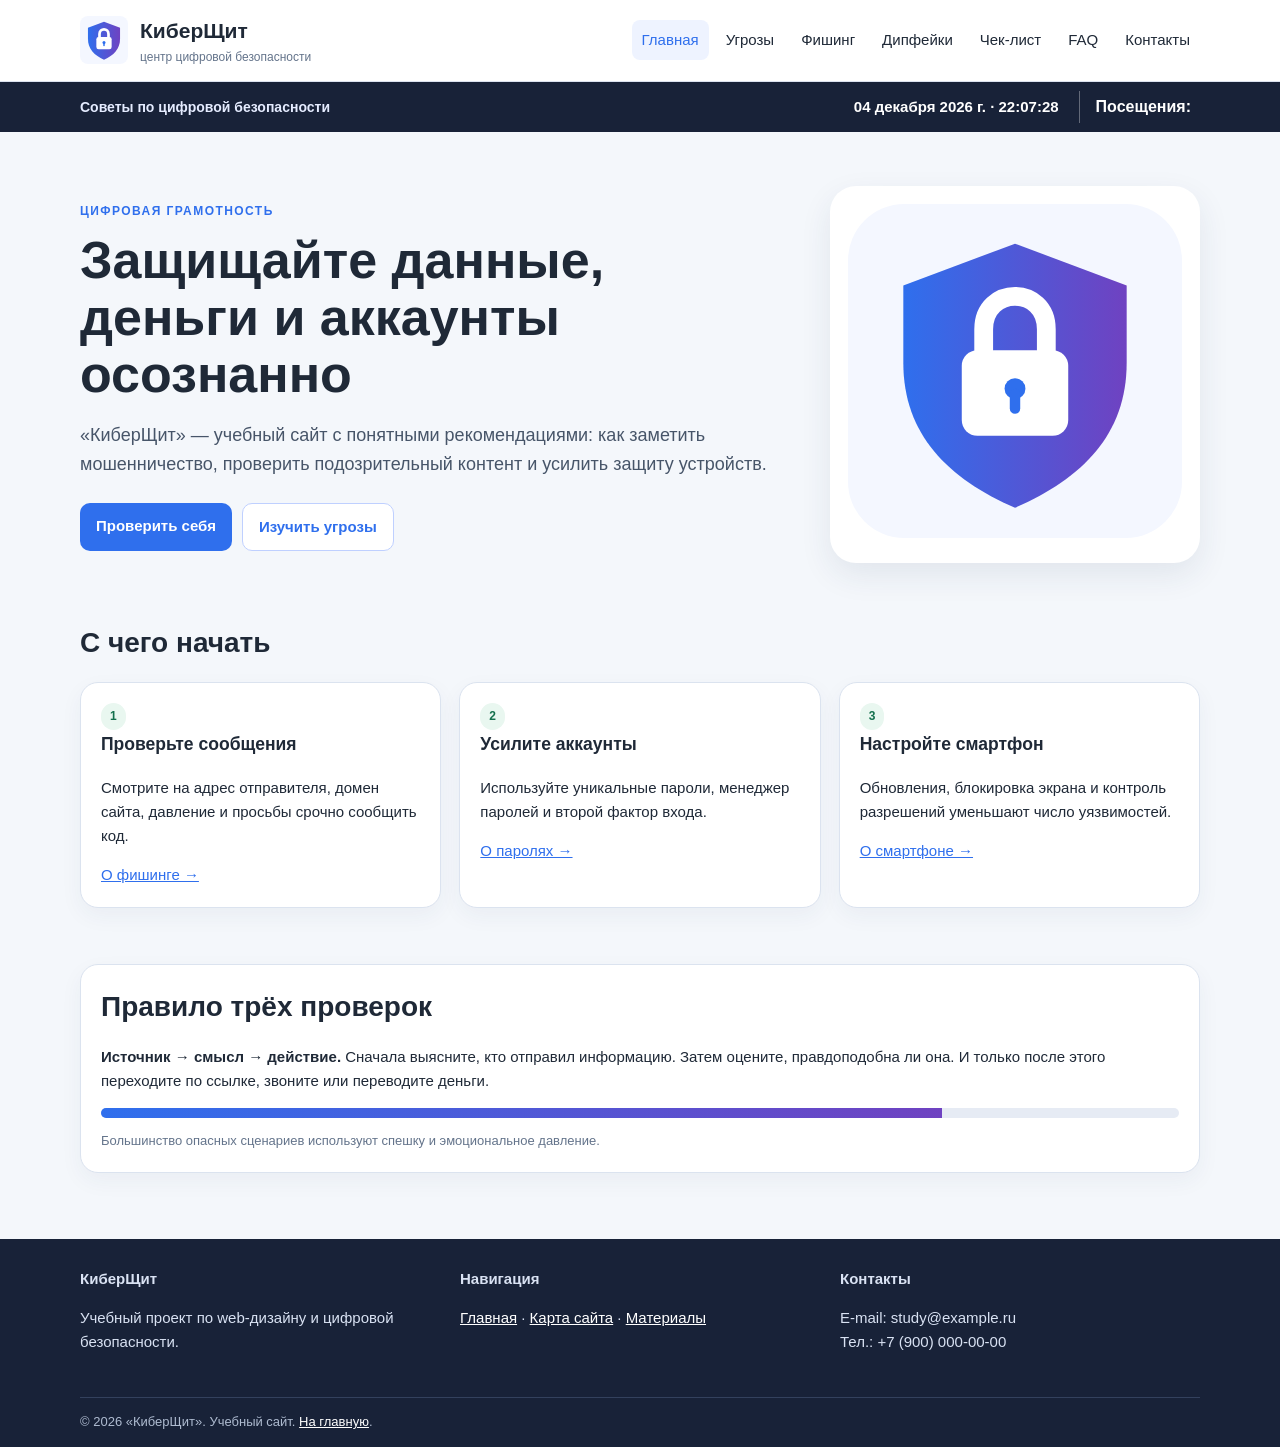
<file: index.html>
<!doctype html><html lang="ru"><head><meta charset="utf-8"><meta name="viewport" content="width=device-width, initial-scale=1"><title>Центр цифровой безопасности — КиберЩит</title><meta name="description" content="Практические советы для безопасной жизни в интернете. Разбираем фишинг, дипфейки, пароли и защиту смартфона."><meta name="keywords" content="цифровая безопасность, кибербезопасность, фишинг, пароли, дипфейки, защита данных"><meta name="author" content="Учебная работа"><link rel="stylesheet" href="css/style.css"></head><body><div class="site-header"><div class="container topbar"><a class="brand" href="index.html"><img src="images/logo.svg" alt="Логотип КиберЩит"><div><strong>КиберЩит</strong><span>центр цифровой безопасности</span></div></a><button class="nav-toggle" aria-expanded="false" aria-label="Открыть меню">Меню</button><nav class="nav" aria-label="Главная навигация"><a href="index.html" class="active">Главная</a><a href="threats.html" class="">Угрозы</a><a href="phishing.html" class="">Фишинг</a><a href="deepfakes.html" class="">Дипфейки</a><a href="checklist.html" class="">Чек-лист</a><a href="faq.html" class="">FAQ</a><a href="contacts.html" class="">Контакты</a></nav></div></div><div class="statusbar"><div class="container"><span class="statusbar-message">Советы по цифровой безопасности</span><div class="statusbar-meta"><span class="statusbar-clock"><span data-live-date>—</span> · <span data-live-clock>—</span></span><div class="visit-count" aria-label="Счётчик посещений сайта"><span class="visit-count-label">Посещения:</span><div class="statcounter-widget">
<!-- Default Statcounter code for КиберЩит
https://ivanidzeboss.github.io/cybershield-html/ -->
<script type="text/javascript">
var sc_project=13366010; 
var sc_invisible=0; 
var sc_security="692dc3ce"; 
var scJsHost = "https://";
document.write("<sc"+"ript type='text/javascript' src='" + scJsHost+
"statcounter.com/counter/counter.js'></"+"script>");
</script>
<noscript><div class="statcounter"><a title="Web Analytics"
href="https://statcounter.com/" target="_blank"><img class="statcounter"
src="https://c.statcounter.com/13366010/0/692dc3ce/0/" alt="Web Analytics"
referrerPolicy="no-referrer-when-downgrade"></a></div></noscript>
<!-- End of Statcounter Code -->
</div></div></div></div></div><main><section class="hero"><div class="container hero-grid"><div><span class="kicker">Цифровая грамотность</span><h1>Защищайте данные, деньги и аккаунты осознанно</h1><p class="lead">«КиберЩит» — учебный сайт с понятными рекомендациями: как заметить мошенничество, проверить подозрительный контент и усилить защиту устройств.</p><div class="btns"><a class="btn" href="checklist.html">Проверить себя</a><a class="btn secondary" href="threats.html">Изучить угрозы</a></div></div><div class="hero-art"><img src="images/logo.svg" alt="Логотип КиберЩит — щит с замком"></div></div></section><section class="section"><div class="container"><h2>С чего начать</h2><div class="grid"><div class="card"><span class="badge">1</span><h3>Проверьте сообщения</h3><p>Смотрите на адрес отправителя, домен сайта, давление и просьбы срочно сообщить код.</p><a href="phishing.html">О фишинге →</a></div><div class="card"><span class="badge">2</span><h3>Усилите аккаунты</h3><p>Используйте уникальные пароли, менеджер паролей и второй фактор входа.</p><a href="passwords.html">О паролях →</a></div><div class="card"><span class="badge">3</span><h3>Настройте смартфон</h3><p>Обновления, блокировка экрана и контроль разрешений уменьшают число уязвимостей.</p><a href="mobile.html">О смартфоне →</a></div></div></div></section><section class="section"><div class="container card"><h2>Правило трёх проверок</h2><p><strong>Источник → смысл → действие.</strong> Сначала выясните, кто отправил информацию. Затем оцените, правдоподобна ли она. И только после этого переходите по ссылке, звоните или переводите деньги.</p><div class="progress"><span style="width:78%"></span></div><p class="mini">Большинство опасных сценариев используют спешку и эмоциональное давление.</p></div></section></main><footer class="site-footer"><div class="container footer-grid"><div><strong>КиберЩит</strong><p>Учебный проект по web-дизайну и цифровой безопасности.</p></div><div><strong>Навигация</strong><p><a href="index.html">Главная</a> · <a href="sitemap.html">Карта сайта</a> · <a href="resources.html">Материалы</a></p></div><div><strong>Контакты</strong><p>E-mail: study@example.ru<br>Тел.: +7 (900) 000-00-00</p></div></div><div class="container footer-bottom">© 2026 «КиберЩит». Учебный сайт. <a href="index.html">На главную</a>.</div></footer><script src="js/clock.js"></script><script src="js/effects.js"></script></body></html>
</file>
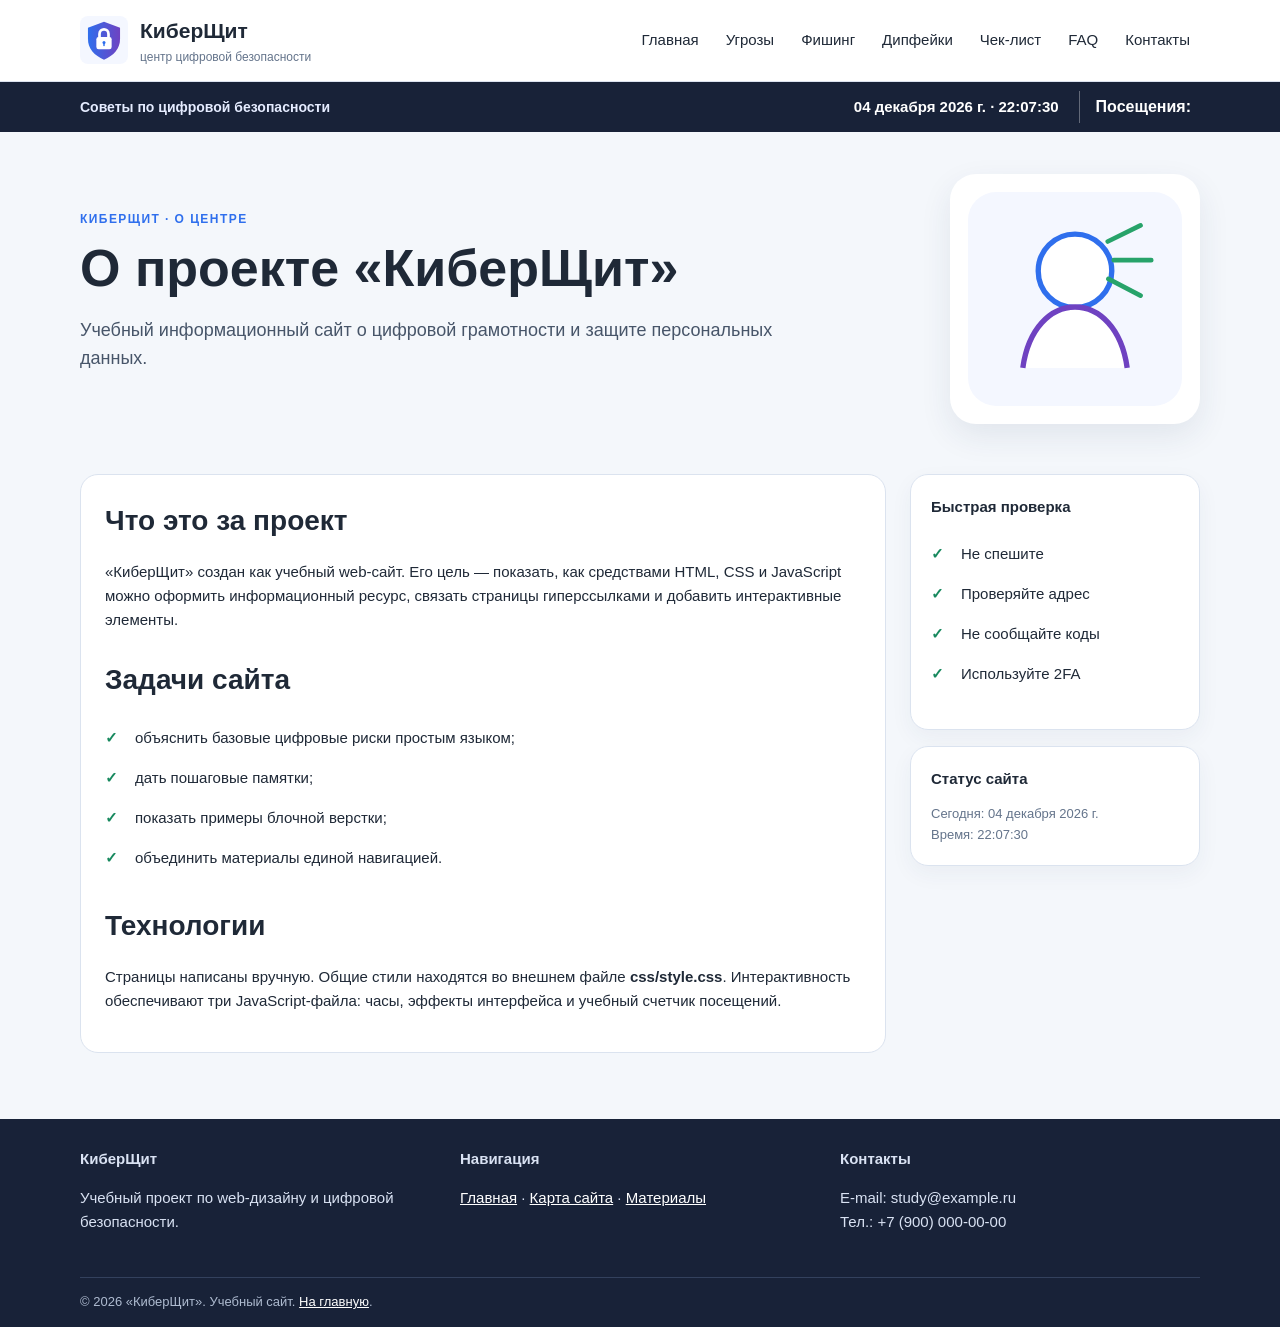
<file: about.html>
<!doctype html><html lang="ru"><head><meta charset="utf-8"><meta name="viewport" content="width=device-width, initial-scale=1"><title>О проекте «КиберЩит» — КиберЩит</title><meta name="description" content="Учебный информационный сайт о цифровой грамотности и защите персональных данных."><meta name="keywords" content="цифровая безопасность, кибербезопасность, фишинг, пароли, дипфейки, защита данных"><meta name="author" content="Учебная работа"><link rel="stylesheet" href="css/style.css"></head><body><div class="site-header"><div class="container topbar"><a class="brand" href="index.html"><img src="images/logo.svg" alt="Логотип КиберЩит"><div><strong>КиберЩит</strong><span>центр цифровой безопасности</span></div></a><button class="nav-toggle" aria-expanded="false" aria-label="Открыть меню">Меню</button><nav class="nav" aria-label="Главная навигация"><a href="index.html" class="">Главная</a><a href="threats.html" class="">Угрозы</a><a href="phishing.html" class="">Фишинг</a><a href="deepfakes.html" class="">Дипфейки</a><a href="checklist.html" class="">Чек-лист</a><a href="faq.html" class="">FAQ</a><a href="contacts.html" class="">Контакты</a></nav></div></div><div class="statusbar"><div class="container"><span class="statusbar-message">Советы по цифровой безопасности</span><div class="statusbar-meta"><span class="statusbar-clock"><span data-live-date>—</span> · <span data-live-clock>—</span></span><div class="visit-count" aria-label="Счётчик посещений сайта"><span class="visit-count-label">Посещения:</span><div class="statcounter-widget">
<!-- Default Statcounter code for КиберЩит
https://ivanidzeboss.github.io/cybershield-html/ -->
<script type="text/javascript">
var sc_project=13366010; 
var sc_invisible=0; 
var sc_security="692dc3ce"; 
var scJsHost = "https://";
document.write("<sc"+"ript type='text/javascript' src='" + scJsHost+
"statcounter.com/counter/counter.js'></"+"script>");
</script>
<noscript><div class="statcounter"><a title="Web Analytics"
href="https://statcounter.com/" target="_blank"><img class="statcounter"
src="https://c.statcounter.com/13366010/0/692dc3ce/0/" alt="Web Analytics"
referrerPolicy="no-referrer-when-downgrade"></a></div></noscript>
<!-- End of Statcounter Code -->
</div></div></div></div></div><main><section class="page-head"><div class="container page-head-grid"><div><span class="kicker">КиберЩит · О центре</span><h1>О проекте «КиберЩит»</h1><p class="lead">Учебный информационный сайт о цифровой грамотности и защите персональных данных.</p></div><div class="page-art"><img src="images/about.svg" alt="Иллюстрация к разделу: О проекте «КиберЩит»"></div></div></section><section class="section"><div class="container content-layout"><article class="article"><h2>Что это за проект</h2><p>«КиберЩит» создан как учебный web-сайт. Его цель — показать, как средствами HTML, CSS и JavaScript можно оформить информационный ресурс, связать страницы гиперссылками и добавить интерактивные элементы.</p><h2>Задачи сайта</h2><ul class="checklist"><li>объяснить базовые цифровые риски простым языком;</li><li>дать пошаговые памятки;</li><li>показать примеры блочной верстки;</li><li>объединить материалы единой навигацией.</li></ul><h2>Технологии</h2><p>Страницы написаны вручную. Общие стили находятся во внешнем файле <strong>css/style.css</strong>. Интерактивность обеспечивают три JavaScript-файла: часы, эффекты интерфейса и учебный счетчик посещений.</p></article><aside class="aside"><div class="card"><strong>Быстрая проверка</strong><ul class="checklist"><li>Не спешите</li><li>Проверяйте адрес</li><li>Не сообщайте коды</li><li>Используйте 2FA</li></ul></div><div class="card"><strong>Статус сайта</strong><p class="mini">Сегодня: <span data-live-date>—</span><br>Время: <span data-live-clock>—</span></p></div></aside></div></section></main><footer class="site-footer"><div class="container footer-grid"><div><strong>КиберЩит</strong><p>Учебный проект по web-дизайну и цифровой безопасности.</p></div><div><strong>Навигация</strong><p><a href="index.html">Главная</a> · <a href="sitemap.html">Карта сайта</a> · <a href="resources.html">Материалы</a></p></div><div><strong>Контакты</strong><p>E-mail: study@example.ru<br>Тел.: +7 (900) 000-00-00</p></div></div><div class="container footer-bottom">© 2026 «КиберЩит». Учебный сайт. <a href="index.html">На главную</a>.</div></footer><script src="js/clock.js"></script><script src="js/effects.js"></script></body></html>
</file>
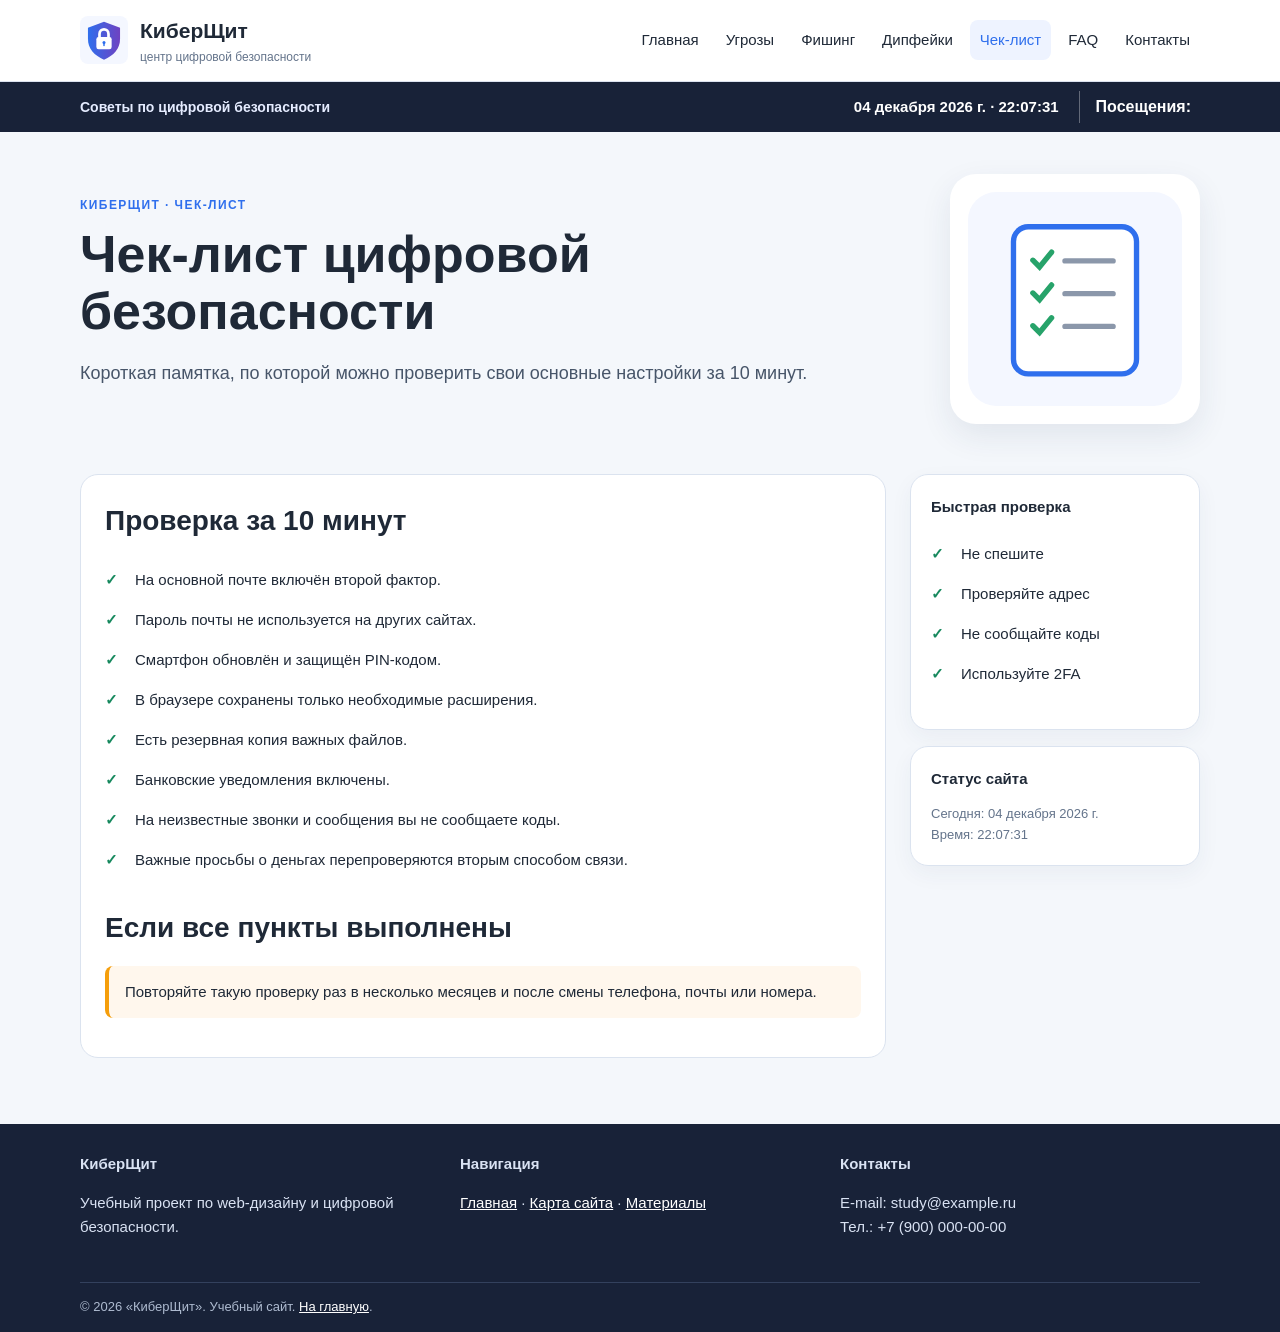
<file: checklist.html>
<!doctype html><html lang="ru"><head><meta charset="utf-8"><meta name="viewport" content="width=device-width, initial-scale=1"><title>Чек-лист цифровой безопасности — КиберЩит</title><meta name="description" content="Короткая памятка, по которой можно проверить свои основные настройки за 10 минут."><meta name="keywords" content="цифровая безопасность, кибербезопасность, фишинг, пароли, дипфейки, защита данных"><meta name="author" content="Учебная работа"><link rel="stylesheet" href="css/style.css"></head><body><div class="site-header"><div class="container topbar"><a class="brand" href="index.html"><img src="images/logo.svg" alt="Логотип КиберЩит"><div><strong>КиберЩит</strong><span>центр цифровой безопасности</span></div></a><button class="nav-toggle" aria-expanded="false" aria-label="Открыть меню">Меню</button><nav class="nav" aria-label="Главная навигация"><a href="index.html" class="">Главная</a><a href="threats.html" class="">Угрозы</a><a href="phishing.html" class="">Фишинг</a><a href="deepfakes.html" class="">Дипфейки</a><a href="checklist.html" class="active">Чек-лист</a><a href="faq.html" class="">FAQ</a><a href="contacts.html" class="">Контакты</a></nav></div></div><div class="statusbar"><div class="container"><span class="statusbar-message">Советы по цифровой безопасности</span><div class="statusbar-meta"><span class="statusbar-clock"><span data-live-date>—</span> · <span data-live-clock>—</span></span><div class="visit-count" aria-label="Счётчик посещений сайта"><span class="visit-count-label">Посещения:</span><div class="statcounter-widget">
<!-- Default Statcounter code for КиберЩит
https://ivanidzeboss.github.io/cybershield-html/ -->
<script type="text/javascript">
var sc_project=13366010; 
var sc_invisible=0; 
var sc_security="692dc3ce"; 
var scJsHost = "https://";
document.write("<sc"+"ript type='text/javascript' src='" + scJsHost+
"statcounter.com/counter/counter.js'></"+"script>");
</script>
<noscript><div class="statcounter"><a title="Web Analytics"
href="https://statcounter.com/" target="_blank"><img class="statcounter"
src="https://c.statcounter.com/13366010/0/692dc3ce/0/" alt="Web Analytics"
referrerPolicy="no-referrer-when-downgrade"></a></div></noscript>
<!-- End of Statcounter Code -->
</div></div></div></div></div><main><section class="page-head"><div class="container page-head-grid"><div><span class="kicker">КиберЩит · Чек-лист</span><h1>Чек-лист цифровой безопасности</h1><p class="lead">Короткая памятка, по которой можно проверить свои основные настройки за 10 минут.</p></div><div class="page-art"><img src="images/checklist.svg" alt="Иллюстрация к разделу: Чек-лист цифровой безопасности"></div></div></section><section class="section"><div class="container content-layout"><article class="article"><h2>Проверка за 10 минут</h2><ul class="checklist"><li>На основной почте включён второй фактор.</li><li>Пароль почты не используется на других сайтах.</li><li>Смартфон обновлён и защищён PIN-кодом.</li><li>В браузере сохранены только необходимые расширения.</li><li>Есть резервная копия важных файлов.</li><li>Банковские уведомления включены.</li><li>На неизвестные звонки и сообщения вы не сообщаете коды.</li><li>Важные просьбы о деньгах перепроверяются вторым способом связи.</li></ul><h2>Если все пункты выполнены</h2><p class="warning">Повторяйте такую проверку раз в несколько месяцев и после смены телефона, почты или номера.</p></article><aside class="aside"><div class="card"><strong>Быстрая проверка</strong><ul class="checklist"><li>Не спешите</li><li>Проверяйте адрес</li><li>Не сообщайте коды</li><li>Используйте 2FA</li></ul></div><div class="card"><strong>Статус сайта</strong><p class="mini">Сегодня: <span data-live-date>—</span><br>Время: <span data-live-clock>—</span></p></div></aside></div></section></main><footer class="site-footer"><div class="container footer-grid"><div><strong>КиберЩит</strong><p>Учебный проект по web-дизайну и цифровой безопасности.</p></div><div><strong>Навигация</strong><p><a href="index.html">Главная</a> · <a href="sitemap.html">Карта сайта</a> · <a href="resources.html">Материалы</a></p></div><div><strong>Контакты</strong><p>E-mail: study@example.ru<br>Тел.: +7 (900) 000-00-00</p></div></div><div class="container footer-bottom">© 2026 «КиберЩит». Учебный сайт. <a href="index.html">На главную</a>.</div></footer><script src="js/clock.js"></script><script src="js/effects.js"></script></body></html>
</file>
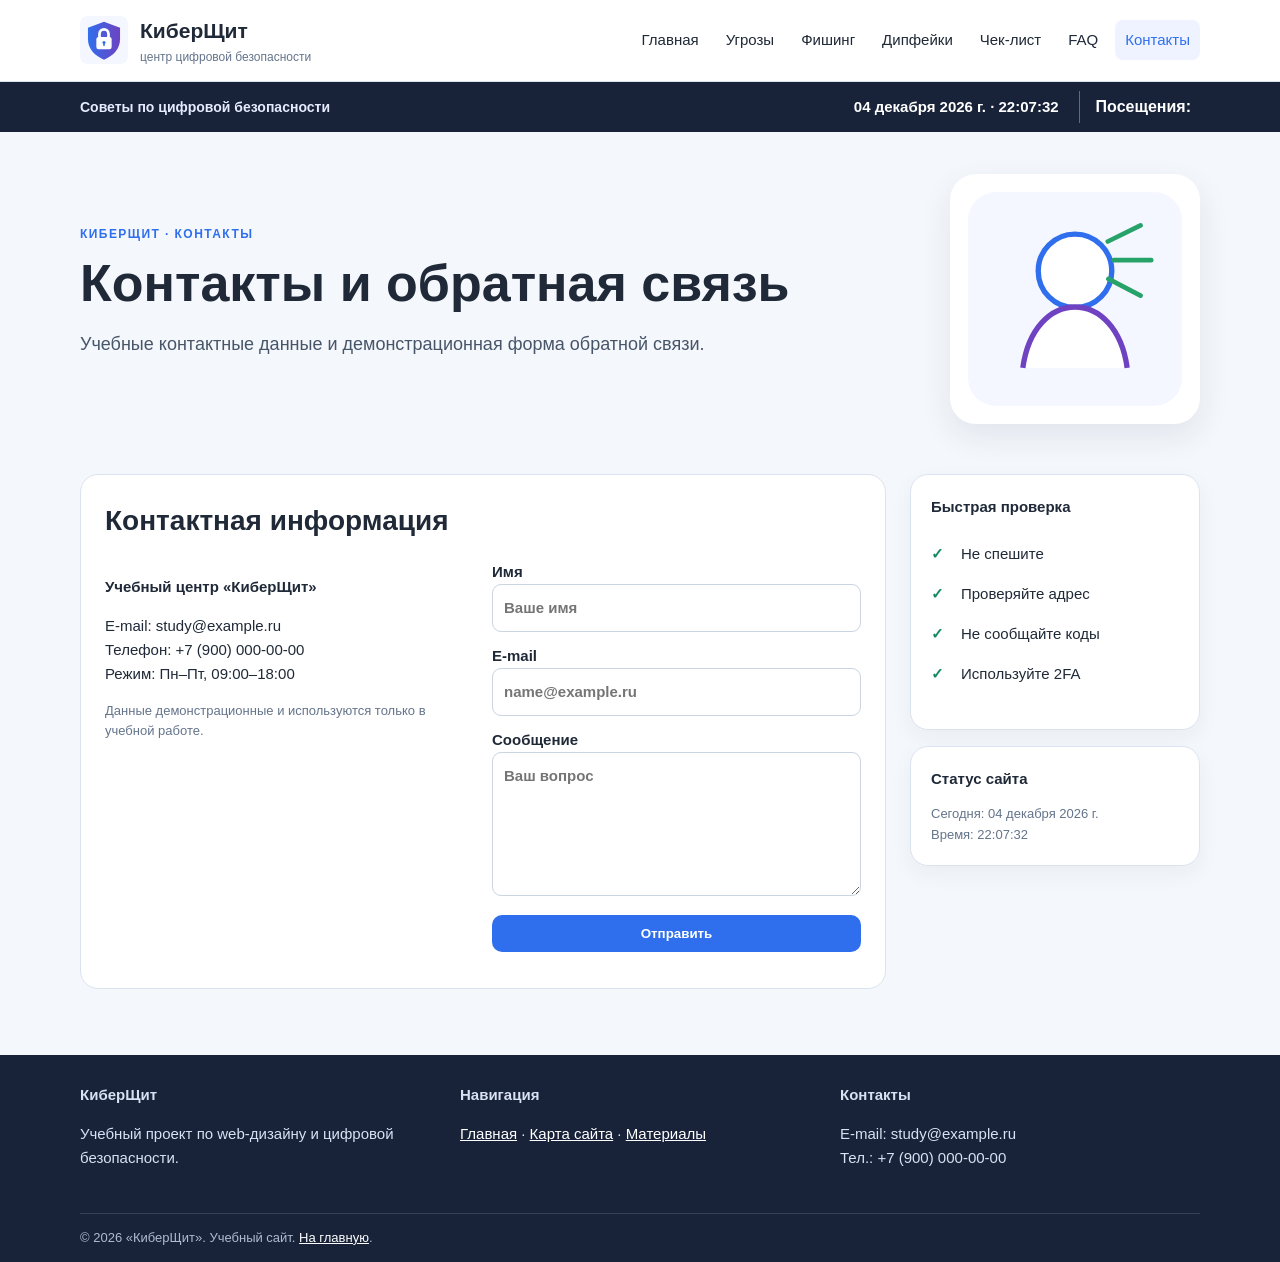
<file: contacts.html>
<!doctype html><html lang="ru"><head><meta charset="utf-8"><meta name="viewport" content="width=device-width, initial-scale=1"><title>Контакты и обратная связь — КиберЩит</title><meta name="description" content="Учебные контактные данные и демонстрационная форма обратной связи."><meta name="keywords" content="цифровая безопасность, кибербезопасность, фишинг, пароли, дипфейки, защита данных"><meta name="author" content="Учебная работа"><link rel="stylesheet" href="css/style.css"></head><body><div class="site-header"><div class="container topbar"><a class="brand" href="index.html"><img src="images/logo.svg" alt="Логотип КиберЩит"><div><strong>КиберЩит</strong><span>центр цифровой безопасности</span></div></a><button class="nav-toggle" aria-expanded="false" aria-label="Открыть меню">Меню</button><nav class="nav" aria-label="Главная навигация"><a href="index.html" class="">Главная</a><a href="threats.html" class="">Угрозы</a><a href="phishing.html" class="">Фишинг</a><a href="deepfakes.html" class="">Дипфейки</a><a href="checklist.html" class="">Чек-лист</a><a href="faq.html" class="">FAQ</a><a href="contacts.html" class="active">Контакты</a></nav></div></div><div class="statusbar"><div class="container"><span class="statusbar-message">Советы по цифровой безопасности</span><div class="statusbar-meta"><span class="statusbar-clock"><span data-live-date>—</span> · <span data-live-clock>—</span></span><div class="visit-count" aria-label="Счётчик посещений сайта"><span class="visit-count-label">Посещения:</span><div class="statcounter-widget">
<!-- Default Statcounter code for КиберЩит
https://ivanidzeboss.github.io/cybershield-html/ -->
<script type="text/javascript">
var sc_project=13366010; 
var sc_invisible=0; 
var sc_security="692dc3ce"; 
var scJsHost = "https://";
document.write("<sc"+"ript type='text/javascript' src='" + scJsHost+
"statcounter.com/counter/counter.js'></"+"script>");
</script>
<noscript><div class="statcounter"><a title="Web Analytics"
href="https://statcounter.com/" target="_blank"><img class="statcounter"
src="https://c.statcounter.com/13366010/0/692dc3ce/0/" alt="Web Analytics"
referrerPolicy="no-referrer-when-downgrade"></a></div></noscript>
<!-- End of Statcounter Code -->
</div></div></div></div></div><main><section class="page-head"><div class="container page-head-grid"><div><span class="kicker">КиберЩит · Контакты</span><h1>Контакты и обратная связь</h1><p class="lead">Учебные контактные данные и демонстрационная форма обратной связи.</p></div><div class="page-art"><img src="images/about.svg" alt="Иллюстрация к разделу: Контакты и обратная связь"></div></div></section><section class="section"><div class="container content-layout"><article class="article"><h2>Контактная информация</h2><div class="contact-grid"><div><p><strong>Учебный центр «КиберЩит»</strong></p><p>E-mail: study@example.ru<br>Телефон: +7 (900) 000-00-00<br>Режим: Пн–Пт, 09:00–18:00</p><p class="notice">Данные демонстрационные и используются только в учебной работе.</p></div><form class="form" data-demo-form><label>Имя<input required name="name" placeholder="Ваше имя"></label><label>E-mail<input required type="email" name="email" placeholder="name@example.ru"></label><label>Сообщение<textarea required rows="5" name="message" placeholder="Ваш вопрос"></textarea></label><button class="btn" type="submit">Отправить</button><div class="form-result" aria-live="polite"></div></form></div></article><aside class="aside"><div class="card"><strong>Быстрая проверка</strong><ul class="checklist"><li>Не спешите</li><li>Проверяйте адрес</li><li>Не сообщайте коды</li><li>Используйте 2FA</li></ul></div><div class="card"><strong>Статус сайта</strong><p class="mini">Сегодня: <span data-live-date>—</span><br>Время: <span data-live-clock>—</span></p></div></aside></div></section></main><footer class="site-footer"><div class="container footer-grid"><div><strong>КиберЩит</strong><p>Учебный проект по web-дизайну и цифровой безопасности.</p></div><div><strong>Навигация</strong><p><a href="index.html">Главная</a> · <a href="sitemap.html">Карта сайта</a> · <a href="resources.html">Материалы</a></p></div><div><strong>Контакты</strong><p>E-mail: study@example.ru<br>Тел.: +7 (900) 000-00-00</p></div></div><div class="container footer-bottom">© 2026 «КиберЩит». Учебный сайт. <a href="index.html">На главную</a>.</div></footer><script src="js/clock.js"></script><script src="js/effects.js"></script></body></html>
</file>
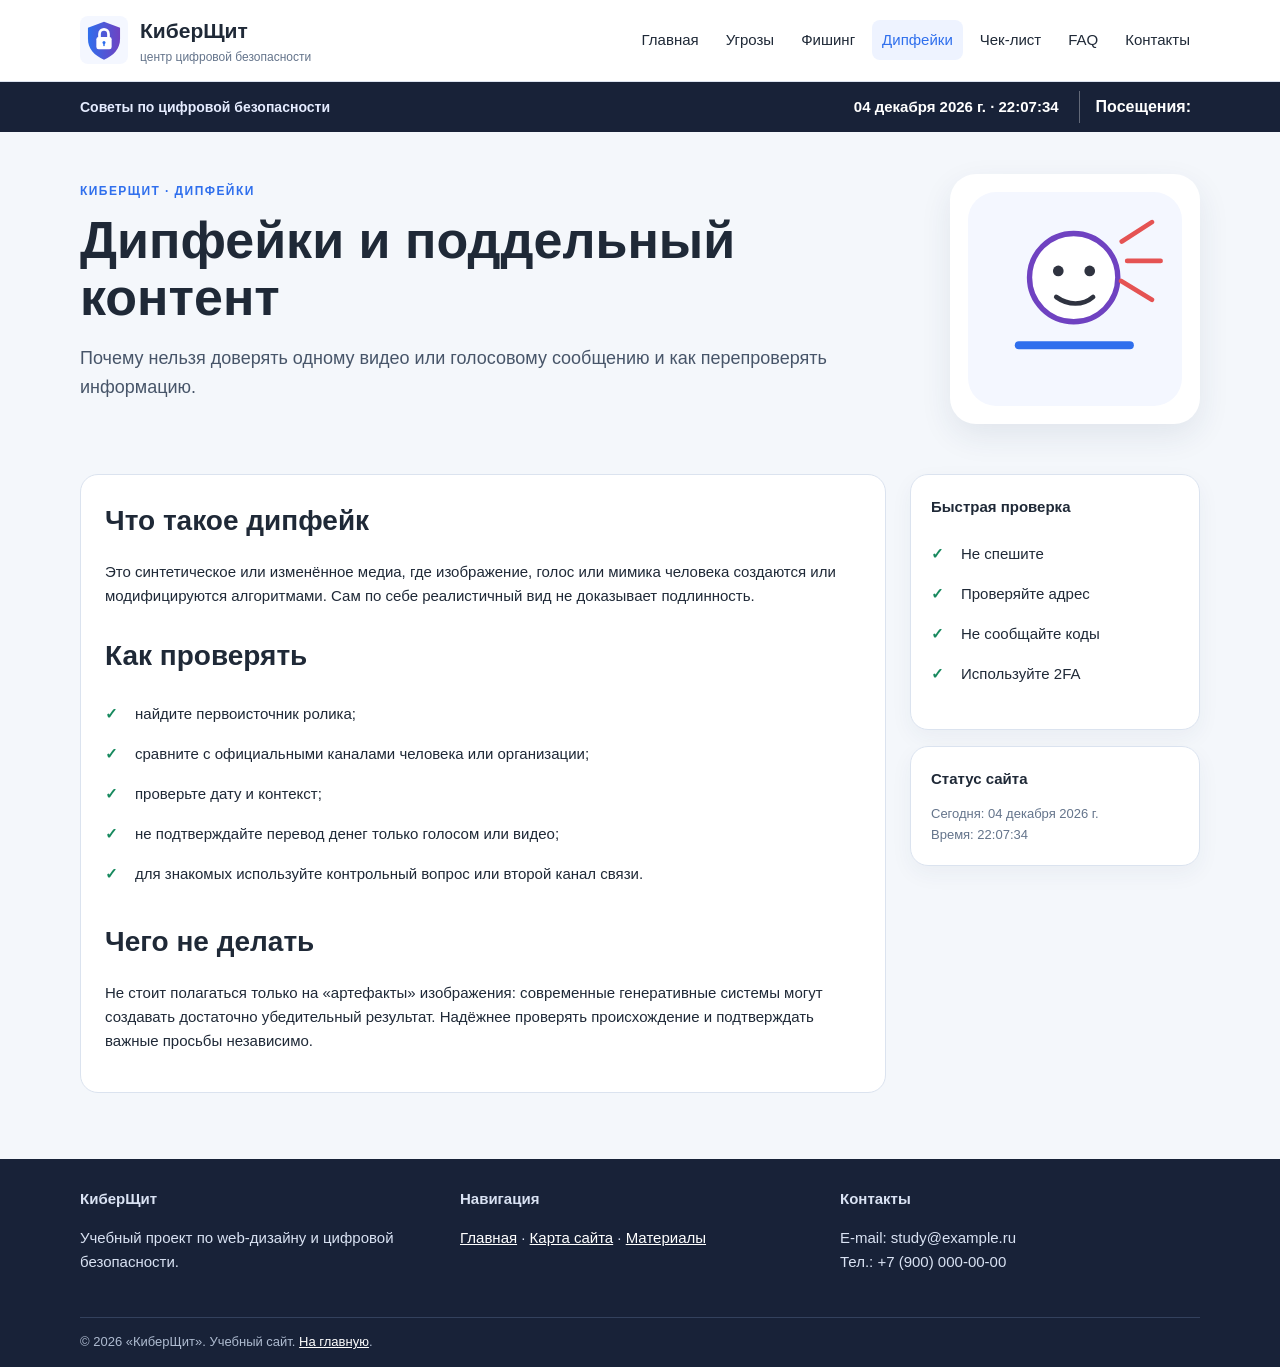
<file: deepfakes.html>
<!doctype html><html lang="ru"><head><meta charset="utf-8"><meta name="viewport" content="width=device-width, initial-scale=1"><title>Дипфейки и поддельный контент — КиберЩит</title><meta name="description" content="Почему нельзя доверять одному видео или голосовому сообщению и как перепроверять информацию."><meta name="keywords" content="цифровая безопасность, кибербезопасность, фишинг, пароли, дипфейки, защита данных"><meta name="author" content="Учебная работа"><link rel="stylesheet" href="css/style.css"></head><body><div class="site-header"><div class="container topbar"><a class="brand" href="index.html"><img src="images/logo.svg" alt="Логотип КиберЩит"><div><strong>КиберЩит</strong><span>центр цифровой безопасности</span></div></a><button class="nav-toggle" aria-expanded="false" aria-label="Открыть меню">Меню</button><nav class="nav" aria-label="Главная навигация"><a href="index.html" class="">Главная</a><a href="threats.html" class="">Угрозы</a><a href="phishing.html" class="">Фишинг</a><a href="deepfakes.html" class="active">Дипфейки</a><a href="checklist.html" class="">Чек-лист</a><a href="faq.html" class="">FAQ</a><a href="contacts.html" class="">Контакты</a></nav></div></div><div class="statusbar"><div class="container"><span class="statusbar-message">Советы по цифровой безопасности</span><div class="statusbar-meta"><span class="statusbar-clock"><span data-live-date>—</span> · <span data-live-clock>—</span></span><div class="visit-count" aria-label="Счётчик посещений сайта"><span class="visit-count-label">Посещения:</span><div class="statcounter-widget">
<!-- Default Statcounter code for КиберЩит
https://ivanidzeboss.github.io/cybershield-html/ -->
<script type="text/javascript">
var sc_project=13366010; 
var sc_invisible=0; 
var sc_security="692dc3ce"; 
var scJsHost = "https://";
document.write("<sc"+"ript type='text/javascript' src='" + scJsHost+
"statcounter.com/counter/counter.js'></"+"script>");
</script>
<noscript><div class="statcounter"><a title="Web Analytics"
href="https://statcounter.com/" target="_blank"><img class="statcounter"
src="https://c.statcounter.com/13366010/0/692dc3ce/0/" alt="Web Analytics"
referrerPolicy="no-referrer-when-downgrade"></a></div></noscript>
<!-- End of Statcounter Code -->
</div></div></div></div></div><main><section class="page-head"><div class="container page-head-grid"><div><span class="kicker">КиберЩит · Дипфейки</span><h1>Дипфейки и поддельный контент</h1><p class="lead">Почему нельзя доверять одному видео или голосовому сообщению и как перепроверять информацию.</p></div><div class="page-art"><img src="images/deepfake.svg" alt="Иллюстрация к разделу: Дипфейки и поддельный контент"></div></div></section><section class="section"><div class="container content-layout"><article class="article"><h2>Что такое дипфейк</h2><p>Это синтетическое или изменённое медиа, где изображение, голос или мимика человека создаются или модифицируются алгоритмами. Сам по себе реалистичный вид не доказывает подлинность.</p><h2>Как проверять</h2><ul class="checklist"><li>найдите первоисточник ролика;</li><li>сравните с официальными каналами человека или организации;</li><li>проверьте дату и контекст;</li><li>не подтверждайте перевод денег только голосом или видео;</li><li>для знакомых используйте контрольный вопрос или второй канал связи.</li></ul><h2>Чего не делать</h2><p>Не стоит полагаться только на «артефакты» изображения: современные генеративные системы могут создавать достаточно убедительный результат. Надёжнее проверять происхождение и подтверждать важные просьбы независимо.</p></article><aside class="aside"><div class="card"><strong>Быстрая проверка</strong><ul class="checklist"><li>Не спешите</li><li>Проверяйте адрес</li><li>Не сообщайте коды</li><li>Используйте 2FA</li></ul></div><div class="card"><strong>Статус сайта</strong><p class="mini">Сегодня: <span data-live-date>—</span><br>Время: <span data-live-clock>—</span></p></div></aside></div></section></main><footer class="site-footer"><div class="container footer-grid"><div><strong>КиберЩит</strong><p>Учебный проект по web-дизайну и цифровой безопасности.</p></div><div><strong>Навигация</strong><p><a href="index.html">Главная</a> · <a href="sitemap.html">Карта сайта</a> · <a href="resources.html">Материалы</a></p></div><div><strong>Контакты</strong><p>E-mail: study@example.ru<br>Тел.: +7 (900) 000-00-00</p></div></div><div class="container footer-bottom">© 2026 «КиберЩит». Учебный сайт. <a href="index.html">На главную</a>.</div></footer><script src="js/clock.js"></script><script src="js/effects.js"></script></body></html>
</file>
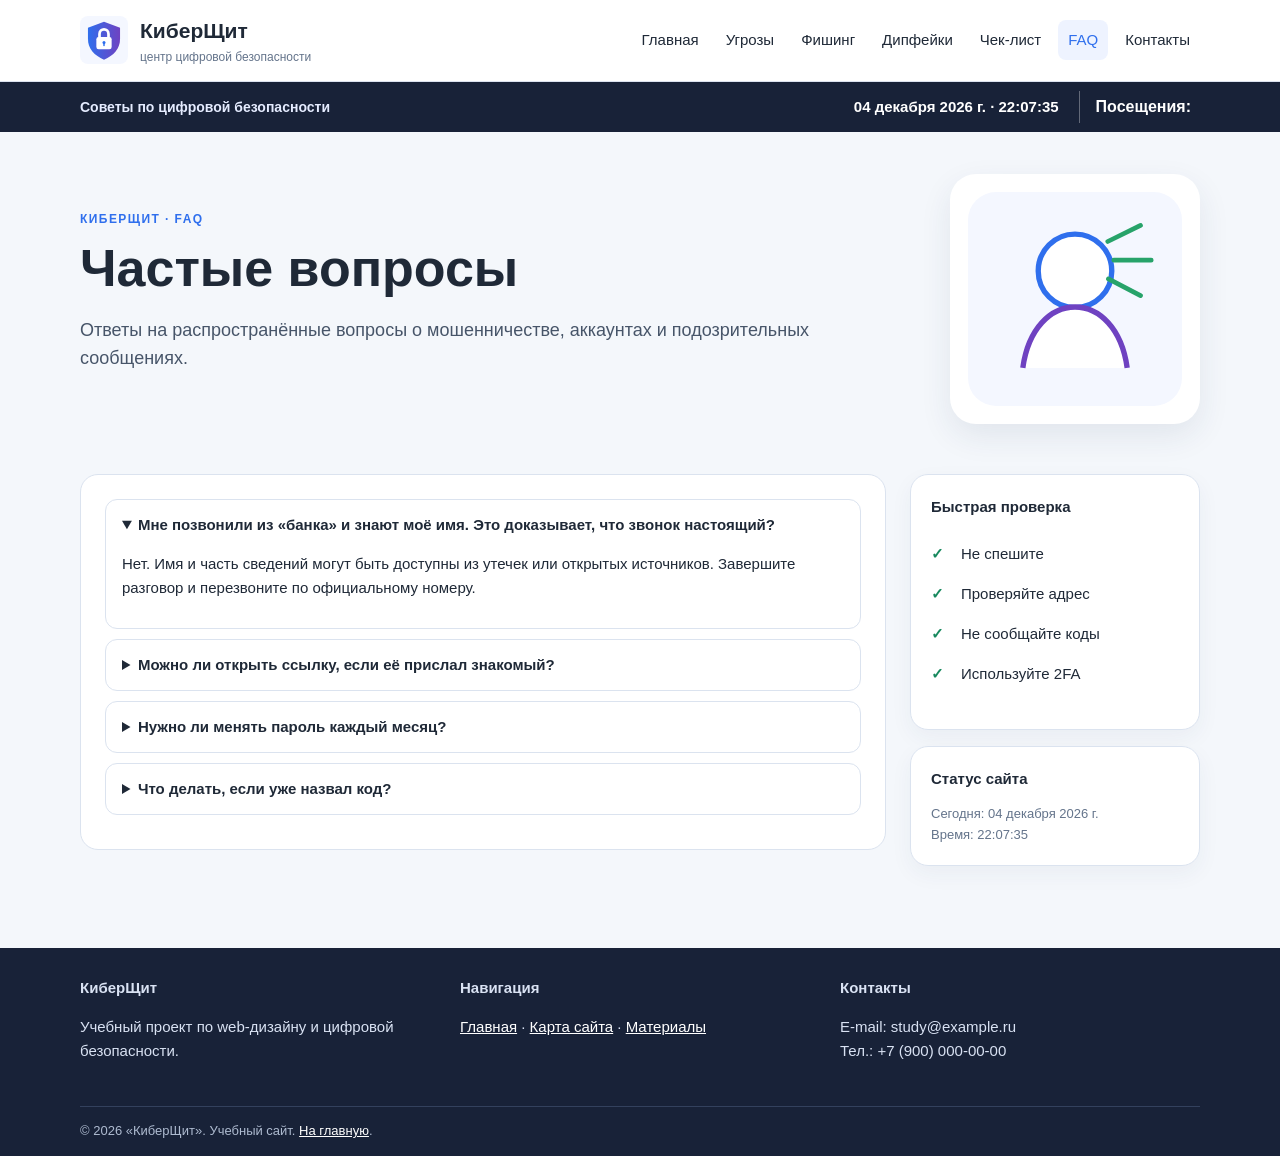
<file: faq.html>
<!doctype html><html lang="ru"><head><meta charset="utf-8"><meta name="viewport" content="width=device-width, initial-scale=1"><title>Частые вопросы — КиберЩит</title><meta name="description" content="Ответы на распространённые вопросы о мошенничестве, аккаунтах и подозрительных сообщениях."><meta name="keywords" content="цифровая безопасность, кибербезопасность, фишинг, пароли, дипфейки, защита данных"><meta name="author" content="Учебная работа"><link rel="stylesheet" href="css/style.css"></head><body><div class="site-header"><div class="container topbar"><a class="brand" href="index.html"><img src="images/logo.svg" alt="Логотип КиберЩит"><div><strong>КиберЩит</strong><span>центр цифровой безопасности</span></div></a><button class="nav-toggle" aria-expanded="false" aria-label="Открыть меню">Меню</button><nav class="nav" aria-label="Главная навигация"><a href="index.html" class="">Главная</a><a href="threats.html" class="">Угрозы</a><a href="phishing.html" class="">Фишинг</a><a href="deepfakes.html" class="">Дипфейки</a><a href="checklist.html" class="">Чек-лист</a><a href="faq.html" class="active">FAQ</a><a href="contacts.html" class="">Контакты</a></nav></div></div><div class="statusbar"><div class="container"><span class="statusbar-message">Советы по цифровой безопасности</span><div class="statusbar-meta"><span class="statusbar-clock"><span data-live-date>—</span> · <span data-live-clock>—</span></span><div class="visit-count" aria-label="Счётчик посещений сайта"><span class="visit-count-label">Посещения:</span><div class="statcounter-widget">
<!-- Default Statcounter code for КиберЩит
https://ivanidzeboss.github.io/cybershield-html/ -->
<script type="text/javascript">
var sc_project=13366010; 
var sc_invisible=0; 
var sc_security="692dc3ce"; 
var scJsHost = "https://";
document.write("<sc"+"ript type='text/javascript' src='" + scJsHost+
"statcounter.com/counter/counter.js'></"+"script>");
</script>
<noscript><div class="statcounter"><a title="Web Analytics"
href="https://statcounter.com/" target="_blank"><img class="statcounter"
src="https://c.statcounter.com/13366010/0/692dc3ce/0/" alt="Web Analytics"
referrerPolicy="no-referrer-when-downgrade"></a></div></noscript>
<!-- End of Statcounter Code -->
</div></div></div></div></div><main><section class="page-head"><div class="container page-head-grid"><div><span class="kicker">КиберЩит · FAQ</span><h1>Частые вопросы</h1><p class="lead">Ответы на распространённые вопросы о мошенничестве, аккаунтах и подозрительных сообщениях.</p></div><div class="page-art"><img src="images/about.svg" alt="Иллюстрация к разделу: Частые вопросы"></div></div></section><section class="section"><div class="container content-layout"><article class="article"><div class="faq"><details open><summary>Мне позвонили из «банка» и знают моё имя. Это доказывает, что звонок настоящий?</summary><p>Нет. Имя и часть сведений могут быть доступны из утечек или открытых источников. Завершите разговор и перезвоните по официальному номеру.</p></details><details><summary>Можно ли открыть ссылку, если её прислал знакомый?</summary><p>Аккаунт знакомого мог быть взломан. Если сообщение необычное, сначала уточните у него другим способом.</p></details><details><summary>Нужно ли менять пароль каждый месяц?</summary><p>Важнее использовать уникальный длинный пароль и менять его при подозрении на компрометацию. Для большого числа сервисов удобно использовать менеджер паролей.</p></details><details><summary>Что делать, если уже назвал код?</summary><p>Сразу поменяйте пароль или восстановите доступ, завершите активные сеансы и обратитесь в соответствующую организацию через официальный канал.</p></details></div></article><aside class="aside"><div class="card"><strong>Быстрая проверка</strong><ul class="checklist"><li>Не спешите</li><li>Проверяйте адрес</li><li>Не сообщайте коды</li><li>Используйте 2FA</li></ul></div><div class="card"><strong>Статус сайта</strong><p class="mini">Сегодня: <span data-live-date>—</span><br>Время: <span data-live-clock>—</span></p></div></aside></div></section></main><footer class="site-footer"><div class="container footer-grid"><div><strong>КиберЩит</strong><p>Учебный проект по web-дизайну и цифровой безопасности.</p></div><div><strong>Навигация</strong><p><a href="index.html">Главная</a> · <a href="sitemap.html">Карта сайта</a> · <a href="resources.html">Материалы</a></p></div><div><strong>Контакты</strong><p>E-mail: study@example.ru<br>Тел.: +7 (900) 000-00-00</p></div></div><div class="container footer-bottom">© 2026 «КиберЩит». Учебный сайт. <a href="index.html">На главную</a>.</div></footer><script src="js/clock.js"></script><script src="js/effects.js"></script></body></html>
</file>
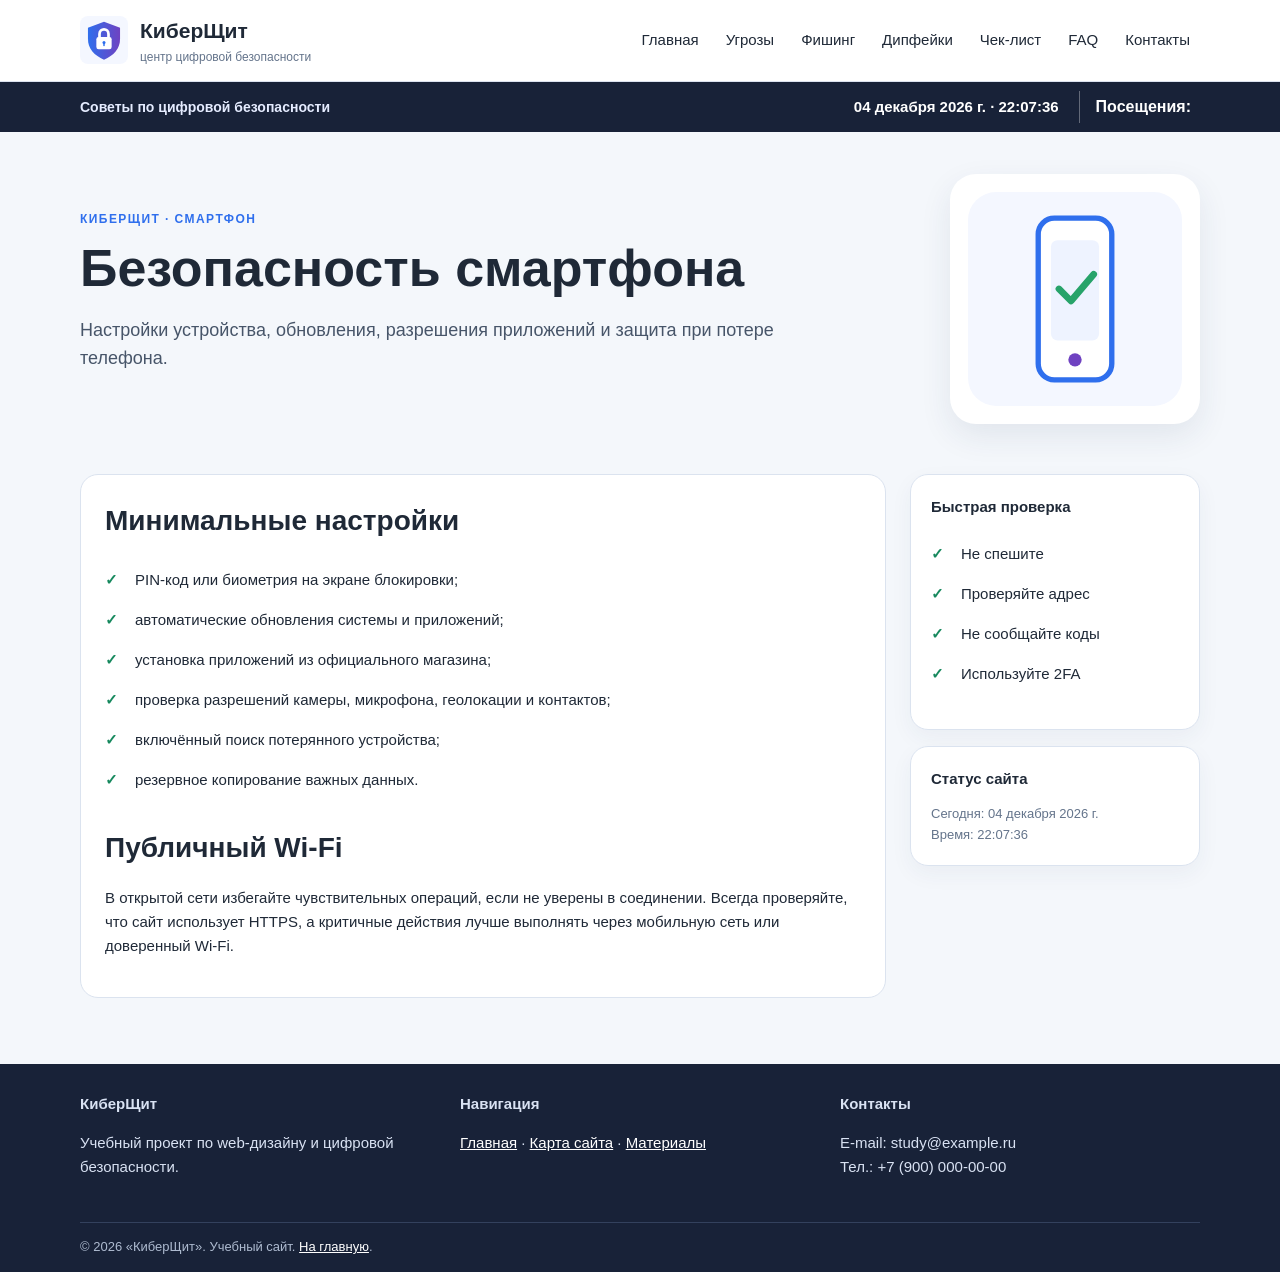
<file: mobile.html>
<!doctype html><html lang="ru"><head><meta charset="utf-8"><meta name="viewport" content="width=device-width, initial-scale=1"><title>Безопасность смартфона — КиберЩит</title><meta name="description" content="Настройки устройства, обновления, разрешения приложений и защита при потере телефона."><meta name="keywords" content="цифровая безопасность, кибербезопасность, фишинг, пароли, дипфейки, защита данных"><meta name="author" content="Учебная работа"><link rel="stylesheet" href="css/style.css"></head><body><div class="site-header"><div class="container topbar"><a class="brand" href="index.html"><img src="images/logo.svg" alt="Логотип КиберЩит"><div><strong>КиберЩит</strong><span>центр цифровой безопасности</span></div></a><button class="nav-toggle" aria-expanded="false" aria-label="Открыть меню">Меню</button><nav class="nav" aria-label="Главная навигация"><a href="index.html" class="">Главная</a><a href="threats.html" class="">Угрозы</a><a href="phishing.html" class="">Фишинг</a><a href="deepfakes.html" class="">Дипфейки</a><a href="checklist.html" class="">Чек-лист</a><a href="faq.html" class="">FAQ</a><a href="contacts.html" class="">Контакты</a></nav></div></div><div class="statusbar"><div class="container"><span class="statusbar-message">Советы по цифровой безопасности</span><div class="statusbar-meta"><span class="statusbar-clock"><span data-live-date>—</span> · <span data-live-clock>—</span></span><div class="visit-count" aria-label="Счётчик посещений сайта"><span class="visit-count-label">Посещения:</span><div class="statcounter-widget">
<!-- Default Statcounter code for КиберЩит
https://ivanidzeboss.github.io/cybershield-html/ -->
<script type="text/javascript">
var sc_project=13366010; 
var sc_invisible=0; 
var sc_security="692dc3ce"; 
var scJsHost = "https://";
document.write("<sc"+"ript type='text/javascript' src='" + scJsHost+
"statcounter.com/counter/counter.js'></"+"script>");
</script>
<noscript><div class="statcounter"><a title="Web Analytics"
href="https://statcounter.com/" target="_blank"><img class="statcounter"
src="https://c.statcounter.com/13366010/0/692dc3ce/0/" alt="Web Analytics"
referrerPolicy="no-referrer-when-downgrade"></a></div></noscript>
<!-- End of Statcounter Code -->
</div></div></div></div></div><main><section class="page-head"><div class="container page-head-grid"><div><span class="kicker">КиберЩит · Смартфон</span><h1>Безопасность смартфона</h1><p class="lead">Настройки устройства, обновления, разрешения приложений и защита при потере телефона.</p></div><div class="page-art"><img src="images/mobile.svg" alt="Иллюстрация к разделу: Безопасность смартфона"></div></div></section><section class="section"><div class="container content-layout"><article class="article"><h2>Минимальные настройки</h2><ul class="checklist"><li>PIN-код или биометрия на экране блокировки;</li><li>автоматические обновления системы и приложений;</li><li>установка приложений из официального магазина;</li><li>проверка разрешений камеры, микрофона, геолокации и контактов;</li><li>включённый поиск потерянного устройства;</li><li>резервное копирование важных данных.</li></ul><h2>Публичный Wi‑Fi</h2><p>В открытой сети избегайте чувствительных операций, если не уверены в соединении. Всегда проверяйте, что сайт использует HTTPS, а критичные действия лучше выполнять через мобильную сеть или доверенный Wi‑Fi.</p></article><aside class="aside"><div class="card"><strong>Быстрая проверка</strong><ul class="checklist"><li>Не спешите</li><li>Проверяйте адрес</li><li>Не сообщайте коды</li><li>Используйте 2FA</li></ul></div><div class="card"><strong>Статус сайта</strong><p class="mini">Сегодня: <span data-live-date>—</span><br>Время: <span data-live-clock>—</span></p></div></aside></div></section></main><footer class="site-footer"><div class="container footer-grid"><div><strong>КиберЩит</strong><p>Учебный проект по web-дизайну и цифровой безопасности.</p></div><div><strong>Навигация</strong><p><a href="index.html">Главная</a> · <a href="sitemap.html">Карта сайта</a> · <a href="resources.html">Материалы</a></p></div><div><strong>Контакты</strong><p>E-mail: study@example.ru<br>Тел.: +7 (900) 000-00-00</p></div></div><div class="container footer-bottom">© 2026 «КиберЩит». Учебный сайт. <a href="index.html">На главную</a>.</div></footer><script src="js/clock.js"></script><script src="js/effects.js"></script></body></html>
</file>
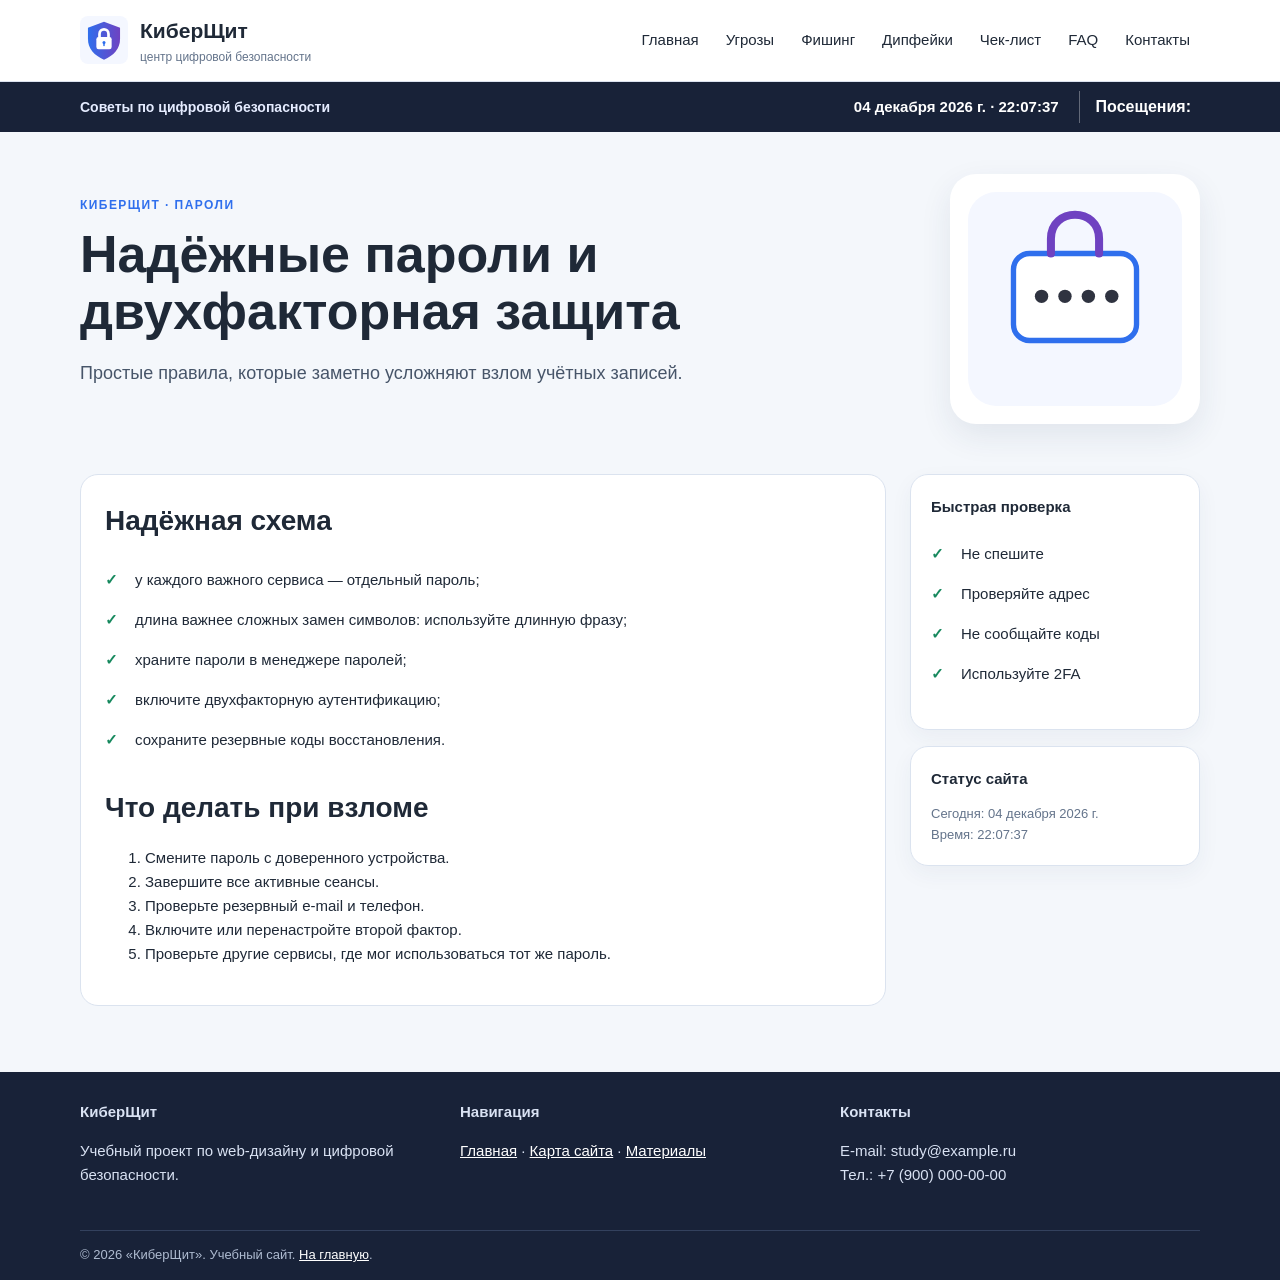
<file: passwords.html>
<!doctype html><html lang="ru"><head><meta charset="utf-8"><meta name="viewport" content="width=device-width, initial-scale=1"><title>Надёжные пароли и двухфакторная защита — КиберЩит</title><meta name="description" content="Простые правила, которые заметно усложняют взлом учётных записей."><meta name="keywords" content="цифровая безопасность, кибербезопасность, фишинг, пароли, дипфейки, защита данных"><meta name="author" content="Учебная работа"><link rel="stylesheet" href="css/style.css"></head><body><div class="site-header"><div class="container topbar"><a class="brand" href="index.html"><img src="images/logo.svg" alt="Логотип КиберЩит"><div><strong>КиберЩит</strong><span>центр цифровой безопасности</span></div></a><button class="nav-toggle" aria-expanded="false" aria-label="Открыть меню">Меню</button><nav class="nav" aria-label="Главная навигация"><a href="index.html" class="">Главная</a><a href="threats.html" class="">Угрозы</a><a href="phishing.html" class="">Фишинг</a><a href="deepfakes.html" class="">Дипфейки</a><a href="checklist.html" class="">Чек-лист</a><a href="faq.html" class="">FAQ</a><a href="contacts.html" class="">Контакты</a></nav></div></div><div class="statusbar"><div class="container"><span class="statusbar-message">Советы по цифровой безопасности</span><div class="statusbar-meta"><span class="statusbar-clock"><span data-live-date>—</span> · <span data-live-clock>—</span></span><div class="visit-count" aria-label="Счётчик посещений сайта"><span class="visit-count-label">Посещения:</span><div class="statcounter-widget">
<!-- Default Statcounter code for КиберЩит
https://ivanidzeboss.github.io/cybershield-html/ -->
<script type="text/javascript">
var sc_project=13366010; 
var sc_invisible=0; 
var sc_security="692dc3ce"; 
var scJsHost = "https://";
document.write("<sc"+"ript type='text/javascript' src='" + scJsHost+
"statcounter.com/counter/counter.js'></"+"script>");
</script>
<noscript><div class="statcounter"><a title="Web Analytics"
href="https://statcounter.com/" target="_blank"><img class="statcounter"
src="https://c.statcounter.com/13366010/0/692dc3ce/0/" alt="Web Analytics"
referrerPolicy="no-referrer-when-downgrade"></a></div></noscript>
<!-- End of Statcounter Code -->
</div></div></div></div></div><main><section class="page-head"><div class="container page-head-grid"><div><span class="kicker">КиберЩит · Пароли</span><h1>Надёжные пароли и двухфакторная защита</h1><p class="lead">Простые правила, которые заметно усложняют взлом учётных записей.</p></div><div class="page-art"><img src="images/password.svg" alt="Иллюстрация к разделу: Надёжные пароли и двухфакторная защита"></div></div></section><section class="section"><div class="container content-layout"><article class="article"><h2>Надёжная схема</h2><ul class="checklist"><li>у каждого важного сервиса — отдельный пароль;</li><li>длина важнее сложных замен символов: используйте длинную фразу;</li><li>храните пароли в менеджере паролей;</li><li>включите двухфакторную аутентификацию;</li><li>сохраните резервные коды восстановления.</li></ul><h2>Что делать при взломе</h2><ol><li>Смените пароль с доверенного устройства.</li><li>Завершите все активные сеансы.</li><li>Проверьте резервный e-mail и телефон.</li><li>Включите или перенастройте второй фактор.</li><li>Проверьте другие сервисы, где мог использоваться тот же пароль.</li></ol></article><aside class="aside"><div class="card"><strong>Быстрая проверка</strong><ul class="checklist"><li>Не спешите</li><li>Проверяйте адрес</li><li>Не сообщайте коды</li><li>Используйте 2FA</li></ul></div><div class="card"><strong>Статус сайта</strong><p class="mini">Сегодня: <span data-live-date>—</span><br>Время: <span data-live-clock>—</span></p></div></aside></div></section></main><footer class="site-footer"><div class="container footer-grid"><div><strong>КиберЩит</strong><p>Учебный проект по web-дизайну и цифровой безопасности.</p></div><div><strong>Навигация</strong><p><a href="index.html">Главная</a> · <a href="sitemap.html">Карта сайта</a> · <a href="resources.html">Материалы</a></p></div><div><strong>Контакты</strong><p>E-mail: study@example.ru<br>Тел.: +7 (900) 000-00-00</p></div></div><div class="container footer-bottom">© 2026 «КиберЩит». Учебный сайт. <a href="index.html">На главную</a>.</div></footer><script src="js/clock.js"></script><script src="js/effects.js"></script></body></html>
</file>
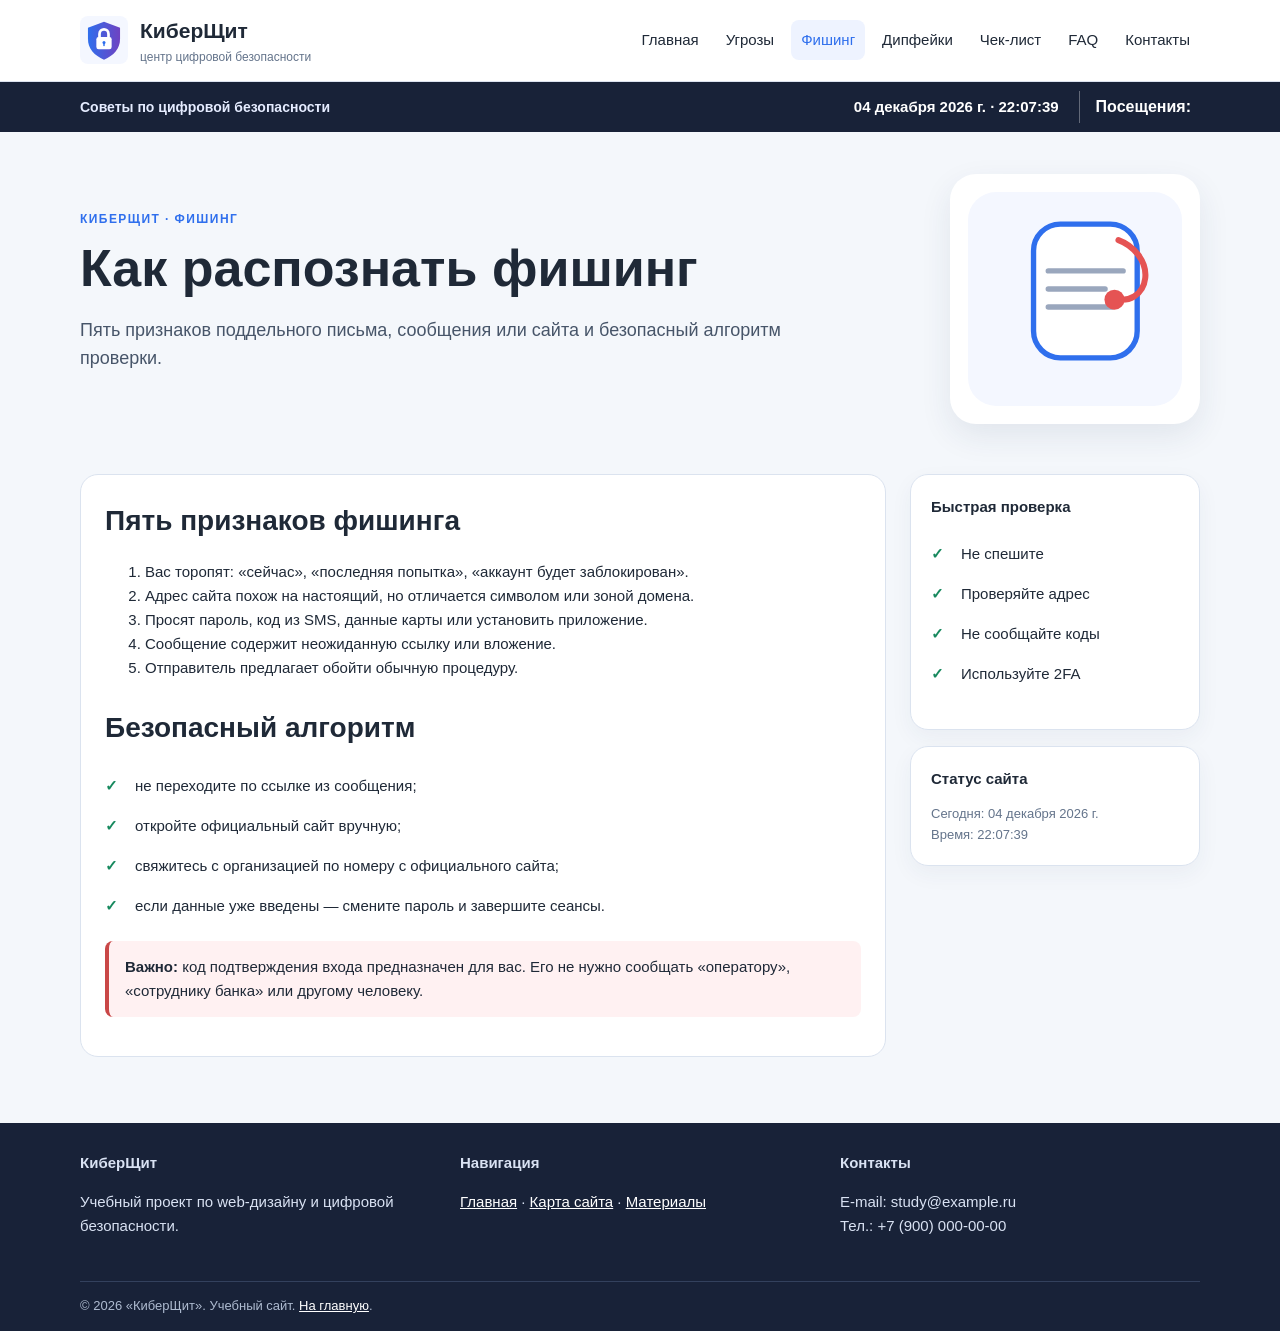
<file: phishing.html>
<!doctype html><html lang="ru"><head><meta charset="utf-8"><meta name="viewport" content="width=device-width, initial-scale=1"><title>Как распознать фишинг — КиберЩит</title><meta name="description" content="Пять признаков поддельного письма, сообщения или сайта и безопасный алгоритм проверки."><meta name="keywords" content="цифровая безопасность, кибербезопасность, фишинг, пароли, дипфейки, защита данных"><meta name="author" content="Учебная работа"><link rel="stylesheet" href="css/style.css"></head><body><div class="site-header"><div class="container topbar"><a class="brand" href="index.html"><img src="images/logo.svg" alt="Логотип КиберЩит"><div><strong>КиберЩит</strong><span>центр цифровой безопасности</span></div></a><button class="nav-toggle" aria-expanded="false" aria-label="Открыть меню">Меню</button><nav class="nav" aria-label="Главная навигация"><a href="index.html" class="">Главная</a><a href="threats.html" class="">Угрозы</a><a href="phishing.html" class="active">Фишинг</a><a href="deepfakes.html" class="">Дипфейки</a><a href="checklist.html" class="">Чек-лист</a><a href="faq.html" class="">FAQ</a><a href="contacts.html" class="">Контакты</a></nav></div></div><div class="statusbar"><div class="container"><span class="statusbar-message">Советы по цифровой безопасности</span><div class="statusbar-meta"><span class="statusbar-clock"><span data-live-date>—</span> · <span data-live-clock>—</span></span><div class="visit-count" aria-label="Счётчик посещений сайта"><span class="visit-count-label">Посещения:</span><div class="statcounter-widget">
<!-- Default Statcounter code for КиберЩит
https://ivanidzeboss.github.io/cybershield-html/ -->
<script type="text/javascript">
var sc_project=13366010; 
var sc_invisible=0; 
var sc_security="692dc3ce"; 
var scJsHost = "https://";
document.write("<sc"+"ript type='text/javascript' src='" + scJsHost+
"statcounter.com/counter/counter.js'></"+"script>");
</script>
<noscript><div class="statcounter"><a title="Web Analytics"
href="https://statcounter.com/" target="_blank"><img class="statcounter"
src="https://c.statcounter.com/13366010/0/692dc3ce/0/" alt="Web Analytics"
referrerPolicy="no-referrer-when-downgrade"></a></div></noscript>
<!-- End of Statcounter Code -->
</div></div></div></div></div><main><section class="page-head"><div class="container page-head-grid"><div><span class="kicker">КиберЩит · Фишинг</span><h1>Как распознать фишинг</h1><p class="lead">Пять признаков поддельного письма, сообщения или сайта и безопасный алгоритм проверки.</p></div><div class="page-art"><img src="images/phishing.svg" alt="Иллюстрация к разделу: Как распознать фишинг"></div></div></section><section class="section"><div class="container content-layout"><article class="article"><h2>Пять признаков фишинга</h2><ol><li>Вас торопят: «сейчас», «последняя попытка», «аккаунт будет заблокирован».</li><li>Адрес сайта похож на настоящий, но отличается символом или зоной домена.</li><li>Просят пароль, код из SMS, данные карты или установить приложение.</li><li>Сообщение содержит неожиданную ссылку или вложение.</li><li>Отправитель предлагает обойти обычную процедуру.</li></ol><h2>Безопасный алгоритм</h2><ul class="checklist"><li>не переходите по ссылке из сообщения;</li><li>откройте официальный сайт вручную;</li><li>свяжитесь с организацией по номеру с официального сайта;</li><li>если данные уже введены — смените пароль и завершите сеансы.</li></ul><p class="danger"><strong>Важно:</strong> код подтверждения входа предназначен для вас. Его не нужно сообщать «оператору», «сотруднику банка» или другому человеку.</p></article><aside class="aside"><div class="card"><strong>Быстрая проверка</strong><ul class="checklist"><li>Не спешите</li><li>Проверяйте адрес</li><li>Не сообщайте коды</li><li>Используйте 2FA</li></ul></div><div class="card"><strong>Статус сайта</strong><p class="mini">Сегодня: <span data-live-date>—</span><br>Время: <span data-live-clock>—</span></p></div></aside></div></section></main><footer class="site-footer"><div class="container footer-grid"><div><strong>КиберЩит</strong><p>Учебный проект по web-дизайну и цифровой безопасности.</p></div><div><strong>Навигация</strong><p><a href="index.html">Главная</a> · <a href="sitemap.html">Карта сайта</a> · <a href="resources.html">Материалы</a></p></div><div><strong>Контакты</strong><p>E-mail: study@example.ru<br>Тел.: +7 (900) 000-00-00</p></div></div><div class="container footer-bottom">© 2026 «КиберЩит». Учебный сайт. <a href="index.html">На главную</a>.</div></footer><script src="js/clock.js"></script><script src="js/effects.js"></script></body></html>
</file>
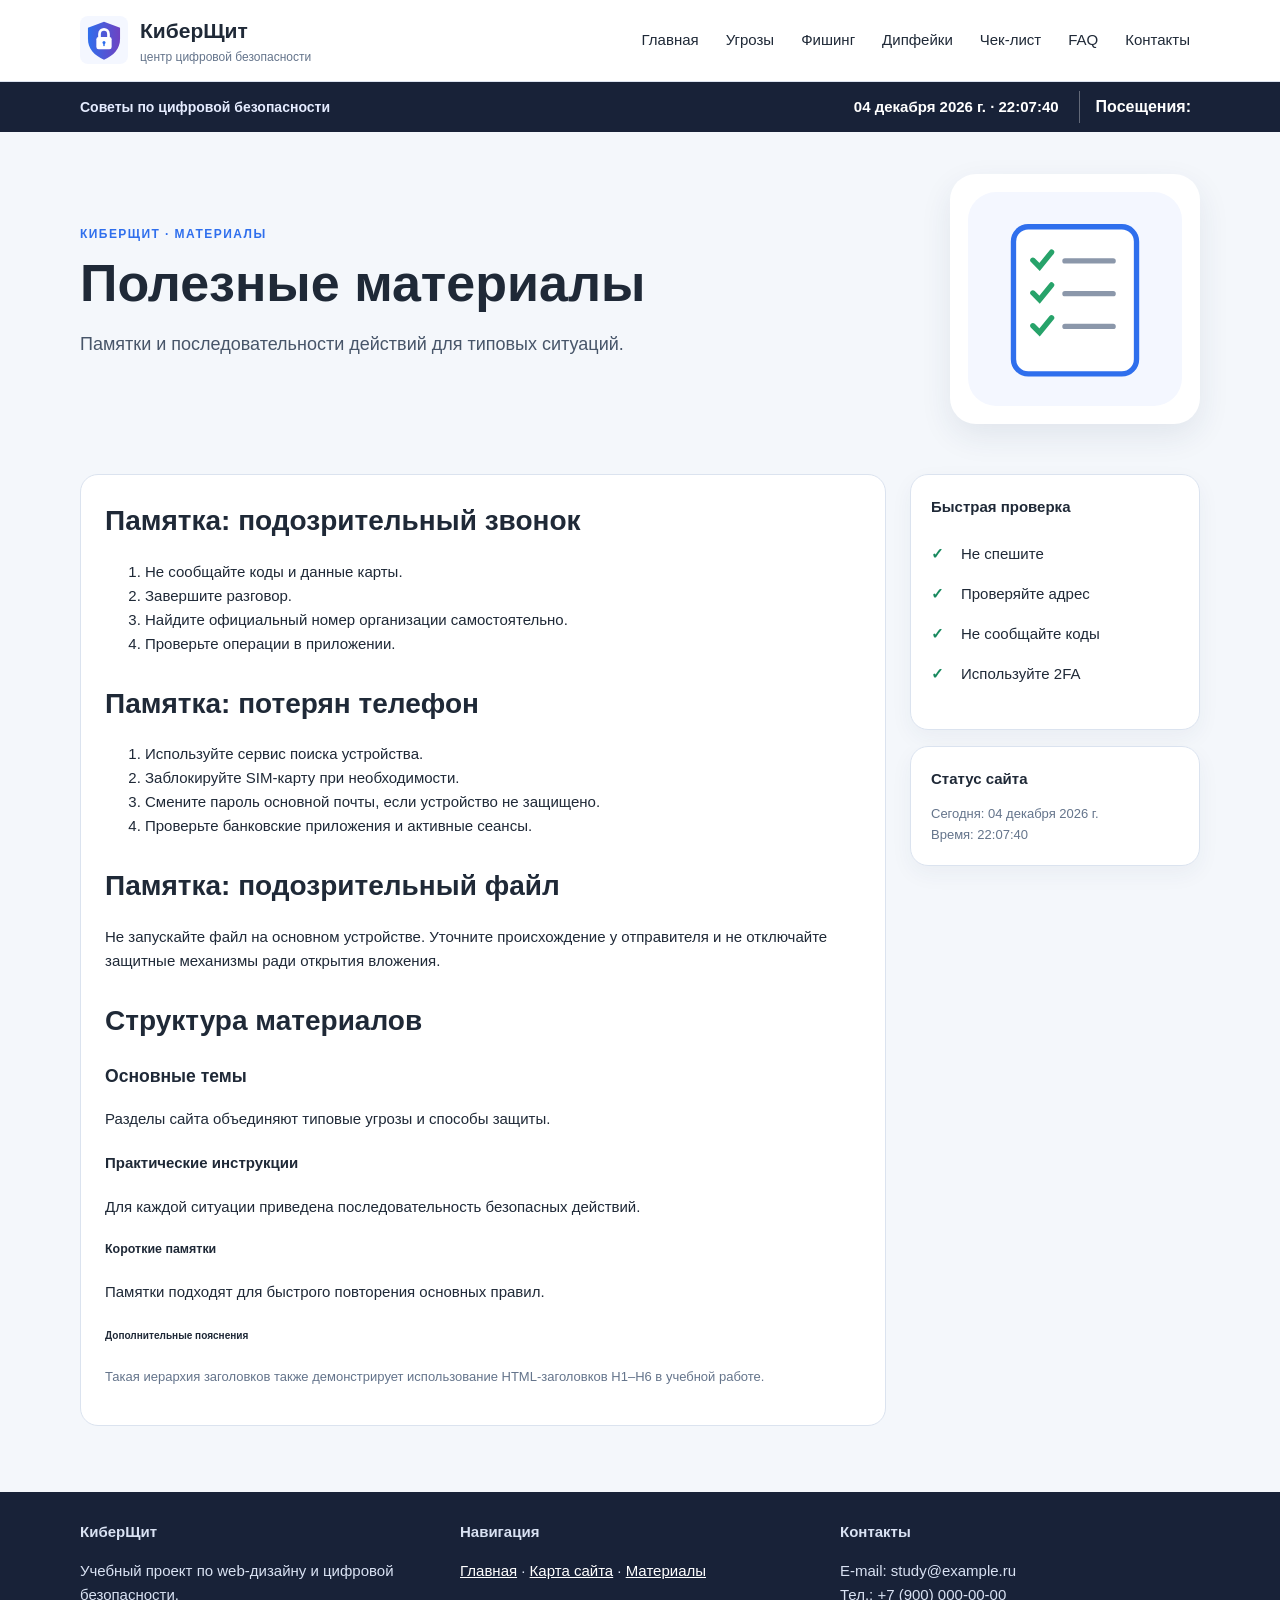
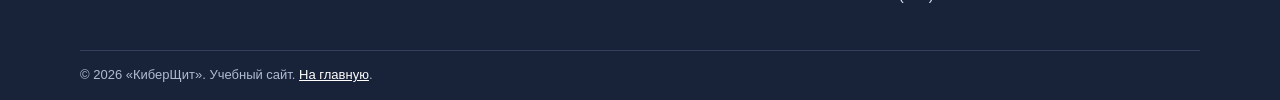
<file: resources.html>
<!doctype html><html lang="ru"><head><meta charset="utf-8"><meta name="viewport" content="width=device-width, initial-scale=1"><title>Полезные материалы — КиберЩит</title><meta name="description" content="Памятки и последовательности действий для типовых ситуаций."><meta name="keywords" content="цифровая безопасность, кибербезопасность, фишинг, пароли, дипфейки, защита данных"><meta name="author" content="Учебная работа"><link rel="stylesheet" href="css/style.css"></head><body><div class="site-header"><div class="container topbar"><a class="brand" href="index.html"><img src="images/logo.svg" alt="Логотип КиберЩит"><div><strong>КиберЩит</strong><span>центр цифровой безопасности</span></div></a><button class="nav-toggle" aria-expanded="false" aria-label="Открыть меню">Меню</button><nav class="nav" aria-label="Главная навигация"><a href="index.html" class="">Главная</a><a href="threats.html" class="">Угрозы</a><a href="phishing.html" class="">Фишинг</a><a href="deepfakes.html" class="">Дипфейки</a><a href="checklist.html" class="">Чек-лист</a><a href="faq.html" class="">FAQ</a><a href="contacts.html" class="">Контакты</a></nav></div></div><div class="statusbar"><div class="container"><span class="statusbar-message">Советы по цифровой безопасности</span><div class="statusbar-meta"><span class="statusbar-clock"><span data-live-date>—</span> · <span data-live-clock>—</span></span><div class="visit-count" aria-label="Счётчик посещений сайта"><span class="visit-count-label">Посещения:</span><div class="statcounter-widget">
<!-- Default Statcounter code for КиберЩит
https://ivanidzeboss.github.io/cybershield-html/ -->
<script type="text/javascript">
var sc_project=13366010; 
var sc_invisible=0; 
var sc_security="692dc3ce"; 
var scJsHost = "https://";
document.write("<sc"+"ript type='text/javascript' src='" + scJsHost+
"statcounter.com/counter/counter.js'></"+"script>");
</script>
<noscript><div class="statcounter"><a title="Web Analytics"
href="https://statcounter.com/" target="_blank"><img class="statcounter"
src="https://c.statcounter.com/13366010/0/692dc3ce/0/" alt="Web Analytics"
referrerPolicy="no-referrer-when-downgrade"></a></div></noscript>
<!-- End of Statcounter Code -->
</div></div></div></div></div><main><section class="page-head"><div class="container page-head-grid"><div><span class="kicker">КиберЩит · Материалы</span><h1>Полезные материалы</h1><p class="lead">Памятки и последовательности действий для типовых ситуаций.</p></div><div class="page-art"><img src="images/checklist.svg" alt="Иллюстрация к разделу: Полезные материалы"></div></div></section><section class="section"><div class="container content-layout"><article class="article"><h2>Памятка: подозрительный звонок</h2><ol><li>Не сообщайте коды и данные карты.</li><li>Завершите разговор.</li><li>Найдите официальный номер организации самостоятельно.</li><li>Проверьте операции в приложении.</li></ol><h2>Памятка: потерян телефон</h2><ol><li>Используйте сервис поиска устройства.</li><li>Заблокируйте SIM-карту при необходимости.</li><li>Смените пароль основной почты, если устройство не защищено.</li><li>Проверьте банковские приложения и активные сеансы.</li></ol><h2>Памятка: подозрительный файл</h2><p>Не запускайте файл на основном устройстве. Уточните происхождение у отправителя и не отключайте защитные механизмы ради открытия вложения.</p><h2>Структура материалов</h2><h3>Основные темы</h3><p>Разделы сайта объединяют типовые угрозы и способы защиты.</p><h4>Практические инструкции</h4><p>Для каждой ситуации приведена последовательность безопасных действий.</p><h5>Короткие памятки</h5><p>Памятки подходят для быстрого повторения основных правил.</p><h6>Дополнительные пояснения</h6><p class="notice">Такая иерархия заголовков также демонстрирует использование HTML-заголовков H1–H6 в учебной работе.</p></article><aside class="aside"><div class="card"><strong>Быстрая проверка</strong><ul class="checklist"><li>Не спешите</li><li>Проверяйте адрес</li><li>Не сообщайте коды</li><li>Используйте 2FA</li></ul></div><div class="card"><strong>Статус сайта</strong><p class="mini">Сегодня: <span data-live-date>—</span><br>Время: <span data-live-clock>—</span></p></div></aside></div></section></main><footer class="site-footer"><div class="container footer-grid"><div><strong>КиберЩит</strong><p>Учебный проект по web-дизайну и цифровой безопасности.</p></div><div><strong>Навигация</strong><p><a href="index.html">Главная</a> · <a href="sitemap.html">Карта сайта</a> · <a href="resources.html">Материалы</a></p></div><div><strong>Контакты</strong><p>E-mail: study@example.ru<br>Тел.: +7 (900) 000-00-00</p></div></div><div class="container footer-bottom">© 2026 «КиберЩит». Учебный сайт. <a href="index.html">На главную</a>.</div></footer><script src="js/clock.js"></script><script src="js/effects.js"></script></body></html>
</file>
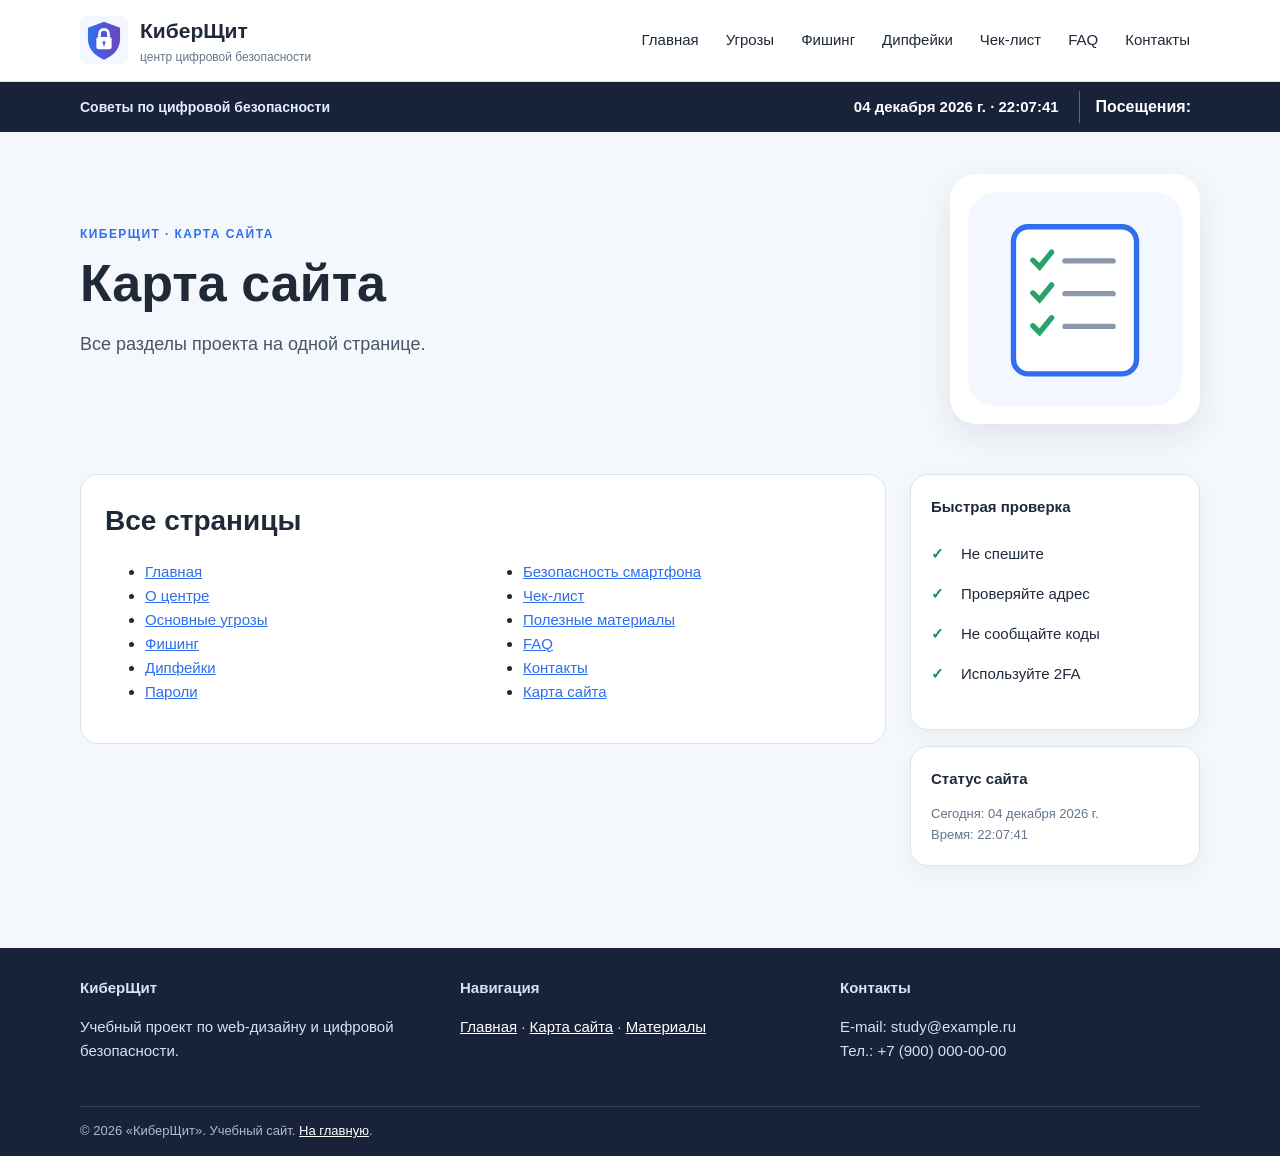
<file: sitemap.html>
<!doctype html><html lang="ru"><head><meta charset="utf-8"><meta name="viewport" content="width=device-width, initial-scale=1"><title>Карта сайта — КиберЩит</title><meta name="description" content="Все разделы проекта на одной странице."><meta name="keywords" content="цифровая безопасность, кибербезопасность, фишинг, пароли, дипфейки, защита данных"><meta name="author" content="Учебная работа"><link rel="stylesheet" href="css/style.css"></head><body><div class="site-header"><div class="container topbar"><a class="brand" href="index.html"><img src="images/logo.svg" alt="Логотип КиберЩит"><div><strong>КиберЩит</strong><span>центр цифровой безопасности</span></div></a><button class="nav-toggle" aria-expanded="false" aria-label="Открыть меню">Меню</button><nav class="nav" aria-label="Главная навигация"><a href="index.html" class="">Главная</a><a href="threats.html" class="">Угрозы</a><a href="phishing.html" class="">Фишинг</a><a href="deepfakes.html" class="">Дипфейки</a><a href="checklist.html" class="">Чек-лист</a><a href="faq.html" class="">FAQ</a><a href="contacts.html" class="">Контакты</a></nav></div></div><div class="statusbar"><div class="container"><span class="statusbar-message">Советы по цифровой безопасности</span><div class="statusbar-meta"><span class="statusbar-clock"><span data-live-date>—</span> · <span data-live-clock>—</span></span><div class="visit-count" aria-label="Счётчик посещений сайта"><span class="visit-count-label">Посещения:</span><div class="statcounter-widget">
<!-- Default Statcounter code for КиберЩит
https://ivanidzeboss.github.io/cybershield-html/ -->
<script type="text/javascript">
var sc_project=13366010; 
var sc_invisible=0; 
var sc_security="692dc3ce"; 
var scJsHost = "https://";
document.write("<sc"+"ript type='text/javascript' src='" + scJsHost+
"statcounter.com/counter/counter.js'></"+"script>");
</script>
<noscript><div class="statcounter"><a title="Web Analytics"
href="https://statcounter.com/" target="_blank"><img class="statcounter"
src="https://c.statcounter.com/13366010/0/692dc3ce/0/" alt="Web Analytics"
referrerPolicy="no-referrer-when-downgrade"></a></div></noscript>
<!-- End of Statcounter Code -->
</div></div></div></div></div><main><section class="page-head"><div class="container page-head-grid"><div><span class="kicker">КиберЩит · Карта сайта</span><h1>Карта сайта</h1><p class="lead">Все разделы проекта на одной странице.</p></div><div class="page-art"><img src="images/checklist.svg" alt="Иллюстрация к разделу: Карта сайта"></div></div></section><section class="section"><div class="container content-layout"><article class="article"><div class="site-map"><h2>Все страницы</h2><ul><li><a href="index.html">Главная</a></li><li><a href="about.html">О центре</a></li><li><a href="threats.html">Основные угрозы</a></li><li><a href="phishing.html">Фишинг</a></li><li><a href="deepfakes.html">Дипфейки</a></li><li><a href="passwords.html">Пароли</a></li><li><a href="mobile.html">Безопасность смартфона</a></li><li><a href="checklist.html">Чек-лист</a></li><li><a href="resources.html">Полезные материалы</a></li><li><a href="faq.html">FAQ</a></li><li><a href="contacts.html">Контакты</a></li><li><a href="sitemap.html">Карта сайта</a></li></ul></div></article><aside class="aside"><div class="card"><strong>Быстрая проверка</strong><ul class="checklist"><li>Не спешите</li><li>Проверяйте адрес</li><li>Не сообщайте коды</li><li>Используйте 2FA</li></ul></div><div class="card"><strong>Статус сайта</strong><p class="mini">Сегодня: <span data-live-date>—</span><br>Время: <span data-live-clock>—</span></p></div></aside></div></section></main><footer class="site-footer"><div class="container footer-grid"><div><strong>КиберЩит</strong><p>Учебный проект по web-дизайну и цифровой безопасности.</p></div><div><strong>Навигация</strong><p><a href="index.html">Главная</a> · <a href="sitemap.html">Карта сайта</a> · <a href="resources.html">Материалы</a></p></div><div><strong>Контакты</strong><p>E-mail: study@example.ru<br>Тел.: +7 (900) 000-00-00</p></div></div><div class="container footer-bottom">© 2026 «КиберЩит». Учебный сайт. <a href="index.html">На главную</a>.</div></footer><script src="js/clock.js"></script><script src="js/effects.js"></script></body></html>
</file>
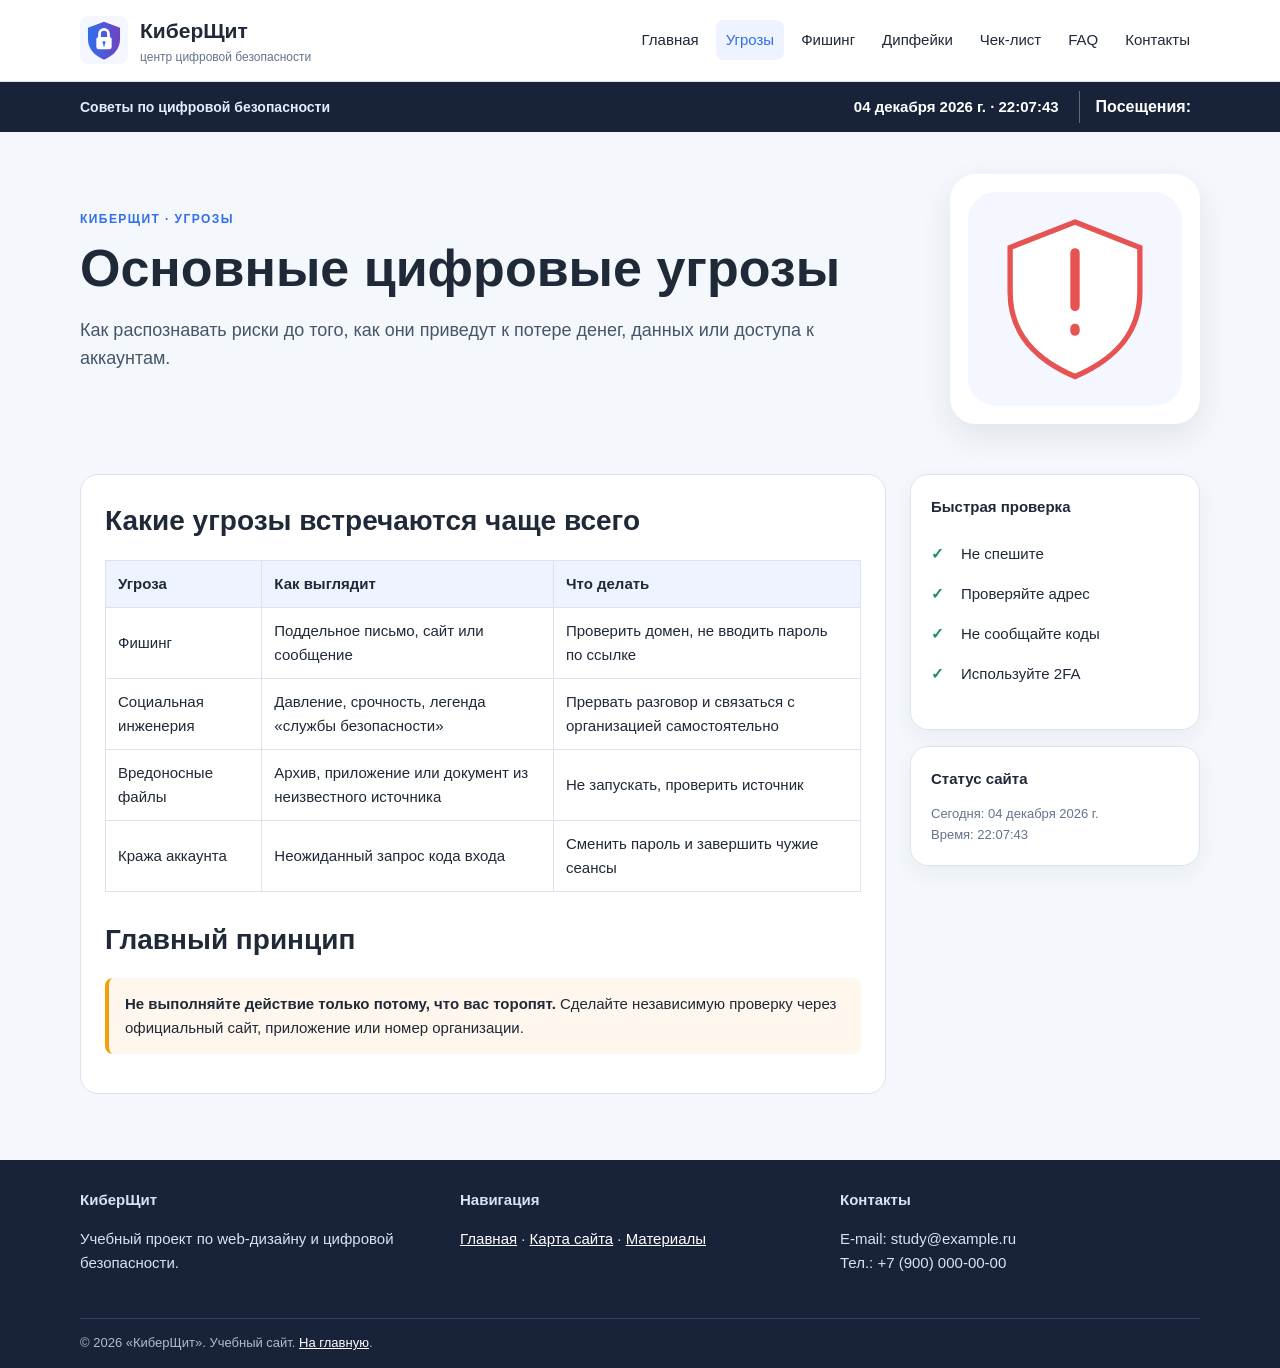
<file: threats.html>
<!doctype html><html lang="ru"><head><meta charset="utf-8"><meta name="viewport" content="width=device-width, initial-scale=1"><title>Основные цифровые угрозы — КиберЩит</title><meta name="description" content="Как распознавать риски до того, как они приведут к потере денег, данных или доступа к аккаунтам."><meta name="keywords" content="цифровая безопасность, кибербезопасность, фишинг, пароли, дипфейки, защита данных"><meta name="author" content="Учебная работа"><link rel="stylesheet" href="css/style.css"></head><body><div class="site-header"><div class="container topbar"><a class="brand" href="index.html"><img src="images/logo.svg" alt="Логотип КиберЩит"><div><strong>КиберЩит</strong><span>центр цифровой безопасности</span></div></a><button class="nav-toggle" aria-expanded="false" aria-label="Открыть меню">Меню</button><nav class="nav" aria-label="Главная навигация"><a href="index.html" class="">Главная</a><a href="threats.html" class="active">Угрозы</a><a href="phishing.html" class="">Фишинг</a><a href="deepfakes.html" class="">Дипфейки</a><a href="checklist.html" class="">Чек-лист</a><a href="faq.html" class="">FAQ</a><a href="contacts.html" class="">Контакты</a></nav></div></div><div class="statusbar"><div class="container"><span class="statusbar-message">Советы по цифровой безопасности</span><div class="statusbar-meta"><span class="statusbar-clock"><span data-live-date>—</span> · <span data-live-clock>—</span></span><div class="visit-count" aria-label="Счётчик посещений сайта"><span class="visit-count-label">Посещения:</span><div class="statcounter-widget">
<!-- Default Statcounter code for КиберЩит
https://ivanidzeboss.github.io/cybershield-html/ -->
<script type="text/javascript">
var sc_project=13366010; 
var sc_invisible=0; 
var sc_security="692dc3ce"; 
var scJsHost = "https://";
document.write("<sc"+"ript type='text/javascript' src='" + scJsHost+
"statcounter.com/counter/counter.js'></"+"script>");
</script>
<noscript><div class="statcounter"><a title="Web Analytics"
href="https://statcounter.com/" target="_blank"><img class="statcounter"
src="https://c.statcounter.com/13366010/0/692dc3ce/0/" alt="Web Analytics"
referrerPolicy="no-referrer-when-downgrade"></a></div></noscript>
<!-- End of Statcounter Code -->
</div></div></div></div></div><main><section class="page-head"><div class="container page-head-grid"><div><span class="kicker">КиберЩит · Угрозы</span><h1>Основные цифровые угрозы</h1><p class="lead">Как распознавать риски до того, как они приведут к потере денег, данных или доступа к аккаунтам.</p></div><div class="page-art"><img src="images/threats.svg" alt="Иллюстрация к разделу: Основные цифровые угрозы"></div></div></section><section class="section"><div class="container content-layout"><article class="article"><h2>Какие угрозы встречаются чаще всего</h2><div class="table-wrap"><table><tr><th>Угроза</th><th>Как выглядит</th><th>Что делать</th></tr><tr><td>Фишинг</td><td>Поддельное письмо, сайт или сообщение</td><td>Проверить домен, не вводить пароль по ссылке</td></tr><tr><td>Социальная инженерия</td><td>Давление, срочность, легенда «службы безопасности»</td><td>Прервать разговор и связаться с организацией самостоятельно</td></tr><tr><td>Вредоносные файлы</td><td>Архив, приложение или документ из неизвестного источника</td><td>Не запускать, проверить источник</td></tr><tr><td>Кража аккаунта</td><td>Неожиданный запрос кода входа</td><td>Сменить пароль и завершить чужие сеансы</td></tr></table></div><h2>Главный принцип</h2><p class="warning"><strong>Не выполняйте действие только потому, что вас торопят.</strong> Сделайте независимую проверку через официальный сайт, приложение или номер организации.</p></article><aside class="aside"><div class="card"><strong>Быстрая проверка</strong><ul class="checklist"><li>Не спешите</li><li>Проверяйте адрес</li><li>Не сообщайте коды</li><li>Используйте 2FA</li></ul></div><div class="card"><strong>Статус сайта</strong><p class="mini">Сегодня: <span data-live-date>—</span><br>Время: <span data-live-clock>—</span></p></div></aside></div></section></main><footer class="site-footer"><div class="container footer-grid"><div><strong>КиберЩит</strong><p>Учебный проект по web-дизайну и цифровой безопасности.</p></div><div><strong>Навигация</strong><p><a href="index.html">Главная</a> · <a href="sitemap.html">Карта сайта</a> · <a href="resources.html">Материалы</a></p></div><div><strong>Контакты</strong><p>E-mail: study@example.ru<br>Тел.: +7 (900) 000-00-00</p></div></div><div class="container footer-bottom">© 2026 «КиберЩит». Учебный сайт. <a href="index.html">На главную</a>.</div></footer><script src="js/clock.js"></script><script src="js/effects.js"></script></body></html>
</file>
<file: css/style.css>
:root{--bg:#f4f7fb;--card:#fff;--ink:#1f2937;--muted:#64748b;--brand:#2f6fed;--brand2:#6f42c1;--ok:#17895e;--danger:#c94747;--line:#dbe3ef;--shadow:0 12px 32px rgba(33,50,90,.09)}*{box-sizing:border-box}html{scroll-behavior:smooth}body{margin:0;font-family:Arial,Helvetica,sans-serif;font-size:15px;line-height:1.6;color:var(--ink);background:var(--bg)}a{color:var(--brand)}img{max-width:100%;height:auto}.container{width:min(1120px,92%);margin:auto}.site-header{background:#fff;border-bottom:1px solid var(--line);position:sticky;top:0;z-index:20}.topbar{display:flex;align-items:center;justify-content:space-between;gap:20px;padding:14px 0}.brand{display:flex;align-items:center;gap:12px;text-decoration:none;color:var(--ink)}.brand img{width:48px;height:48px}.brand strong{font-size:21px;display:block}.brand span{display:block;color:var(--muted);font-size:12px}.nav-toggle{display:none;border:1px solid var(--line);background:#fff;border-radius:10px;padding:9px 12px}.nav{display:flex;gap:7px;flex-wrap:wrap}.nav a{text-decoration:none;color:var(--ink);padding:8px 10px;border-radius:8px}.nav a:hover,.nav a.active{background:#eef3ff;color:var(--brand)}.statusbar{background:#182238;color:#e5ecff}.statusbar .container{display:flex;justify-content:space-between;gap:12px;flex-wrap:wrap;padding:7px 0;font-size:13px}.hero{padding:54px 0 30px}.hero-grid{display:grid;grid-template-columns:1.45fr .75fr;gap:34px;align-items:center}.kicker{text-transform:uppercase;letter-spacing:.12em;color:var(--brand);font-weight:700;font-size:12px}.hero h1,.page-head h1{font-size:clamp(30px,5vw,52px);line-height:1.1;margin:10px 0 16px}.lead{font-size:18px;color:#475569;max-width:760px}.hero-art,.page-art{background:#fff;border-radius:26px;padding:18px;box-shadow:var(--shadow)}.btns{display:flex;gap:10px;flex-wrap:wrap;margin-top:24px}.btn{display:inline-block;text-decoration:none;background:var(--brand);color:#fff;padding:11px 16px;border-radius:10px;font-weight:700}.btn.secondary{background:#fff;color:var(--brand);border:1px solid #bfd0ff}.section{padding:28px 0}.section h2{font-size:28px;margin:0 0 16px}.grid{display:grid;grid-template-columns:repeat(3,1fr);gap:18px}.card{background:#fff;border:1px solid var(--line);border-radius:18px;padding:20px;box-shadow:0 8px 22px rgba(33,50,90,.05)}.card h3{margin-top:0}.card p:last-child{margin-bottom:0}.mini{font-size:13px;color:var(--muted)}.page-head{padding:42px 0 22px}.page-head-grid{display:grid;grid-template-columns:1fr 250px;gap:30px;align-items:center}.page-art img{display:block}.content-layout{display:grid;grid-template-columns:1fr 290px;gap:24px;align-items:start}.article{background:#fff;border:1px solid var(--line);border-radius:18px;padding:24px}.article h2{margin-top:26px}.article h2:first-child{margin-top:0}.aside{position:sticky;top:105px}.aside .card{margin-bottom:16px}.checklist{list-style:none;padding:0}.checklist li{padding:8px 0 8px 30px;position:relative}.checklist li:before{content:'✓';position:absolute;left:0;color:var(--ok);font-weight:700}.warning{background:#fff7ed;border-left:4px solid #f59e0b;padding:14px 16px;border-radius:8px}.danger{background:#fff1f2;border-left:4px solid var(--danger);padding:14px 16px;border-radius:8px}.table-wrap{overflow:auto}table{width:100%;border-collapse:collapse;background:#fff}th,td{padding:11px 12px;border:1px solid var(--line);text-align:left}th{background:#eef3ff}.faq details{background:#fff;border:1px solid var(--line);border-radius:12px;padding:13px 16px;margin-bottom:10px}.faq summary{font-weight:700;cursor:pointer}.contact-grid{display:grid;grid-template-columns:1fr 1fr;gap:18px}.form{display:grid;gap:12px}.form label{font-weight:700}.form input,.form textarea{width:100%;padding:11px;border:1px solid #cbd5e1;border-radius:9px;font:inherit}.form button{border:0;cursor:pointer}.site-map ul{columns:2;gap:40px}.site-footer{margin-top:38px;background:#182238;color:#d9e2f3}.site-footer a{color:#fff}.footer-grid{display:grid;grid-template-columns:1fr 1fr 1fr;gap:20px;padding:28px 0}.footer-bottom{border-top:1px solid #33415d;padding:14px 0;font-size:13px;color:#aebbd0}.badge{display:inline-block;background:#e9f7f0;color:#13704d;border-radius:999px;padding:4px 9px;font-size:12px;font-weight:700}.notice{font-size:13px;color:var(--muted)}.progress{height:10px;background:#e6ebf4;border-radius:999px;overflow:hidden}.progress span{display:block;height:100%;background:linear-gradient(90deg,var(--brand),var(--brand2))}@media(max-width:850px){.hero-grid,.page-head-grid,.content-layout,.contact-grid{grid-template-columns:1fr}.grid{grid-template-columns:1fr 1fr}.aside{position:static}.nav-toggle{display:block}.nav{display:none;width:100%;padding-bottom:12px}.nav.open{display:flex}.topbar{flex-wrap:wrap}.footer-grid{grid-template-columns:1fr}.page-art{max-width:260px}.site-map ul{columns:1}}@media(max-width:560px){.grid{grid-template-columns:1fr}.hero{padding-top:34px}.hero h1,.page-head h1{font-size:34px}.statusbar .container{display:block}.nav a{width:100%}}

/* Счётчик Statcounter только в верхней полосе, рядом с датой и часами.
   Преобразование цветов: светлый фон изображения становится незаметным
   на тёмной полосе, а тёмные цифры становятся белыми. */
.statusbar .container{
  display:flex;
  align-items:center;
  justify-content:space-between;
  flex-wrap:wrap;
  gap:12px 20px;
  padding:9px 0;
  font-size:14px;
}
.statusbar-message{color:#e5ecff;font-weight:600}
.statusbar-meta{
  display:flex;
  align-items:center;
  justify-content:flex-end;
  flex-wrap:wrap;
  gap:12px 20px;
}
.statusbar-clock{color:#fff;font-size:15px;font-weight:700;white-space:nowrap}
.visit-count{
  display:inline-flex;
  align-items:center;
  flex-wrap:nowrap;
  gap:9px;
  border-left:1px solid rgba(255,255,255,.32);
  padding-left:16px;
  color:#fff;
  min-height:32px;
}
.visit-count-label{color:#fff;font-size:16px;font-weight:700;white-space:nowrap}
.statusbar .statcounter-widget,
.statusbar .statcounter-widget .statcounter,
.statusbar .statcounter-widget a,
.statusbar .statcounter-widget span,
.statusbar .statcounter-widget div{
  display:inline-flex;
  align-items:center;
  justify-content:center;
  margin:0;
  padding:0;
  min-width:0;
  min-height:0;
  border:0;
  border-radius:0;
  background:transparent!important;
  box-shadow:none!important;
  color:#fff!important;
  font-size:24px!important;
  font-weight:800!important;
  line-height:1;
}
/* Statcounter часто рисует число картинкой на белом фоне.
   invert делает цифры белыми, screen убирает чёрный фон после инверсии. */
.statusbar .statcounter-widget img{
  display:block;
  max-width:none!important;
  width:auto!important;
  height:31px!important;
  margin:0!important;
  padding:0!important;
  border:0!important;
  border-radius:0!important;
  background:transparent!important;
  box-shadow:none!important;
  filter:grayscale(1) invert(1) contrast(1.1);
  mix-blend-mode:screen;
  transform:none!important;
}
@media(max-width:720px){
  .statusbar .container{align-items:flex-start;gap:7px}
  .statusbar-meta{justify-content:flex-start;gap:9px 14px}
  .visit-count{padding-left:12px}
  .visit-count-label{font-size:15px}
}
@media(max-width:430px){
  .statusbar-meta{flex-wrap:wrap}
  .visit-count{border-left:0;padding-left:0}
  .statusbar .statcounter-widget img{height:29px!important}
}
</file>
